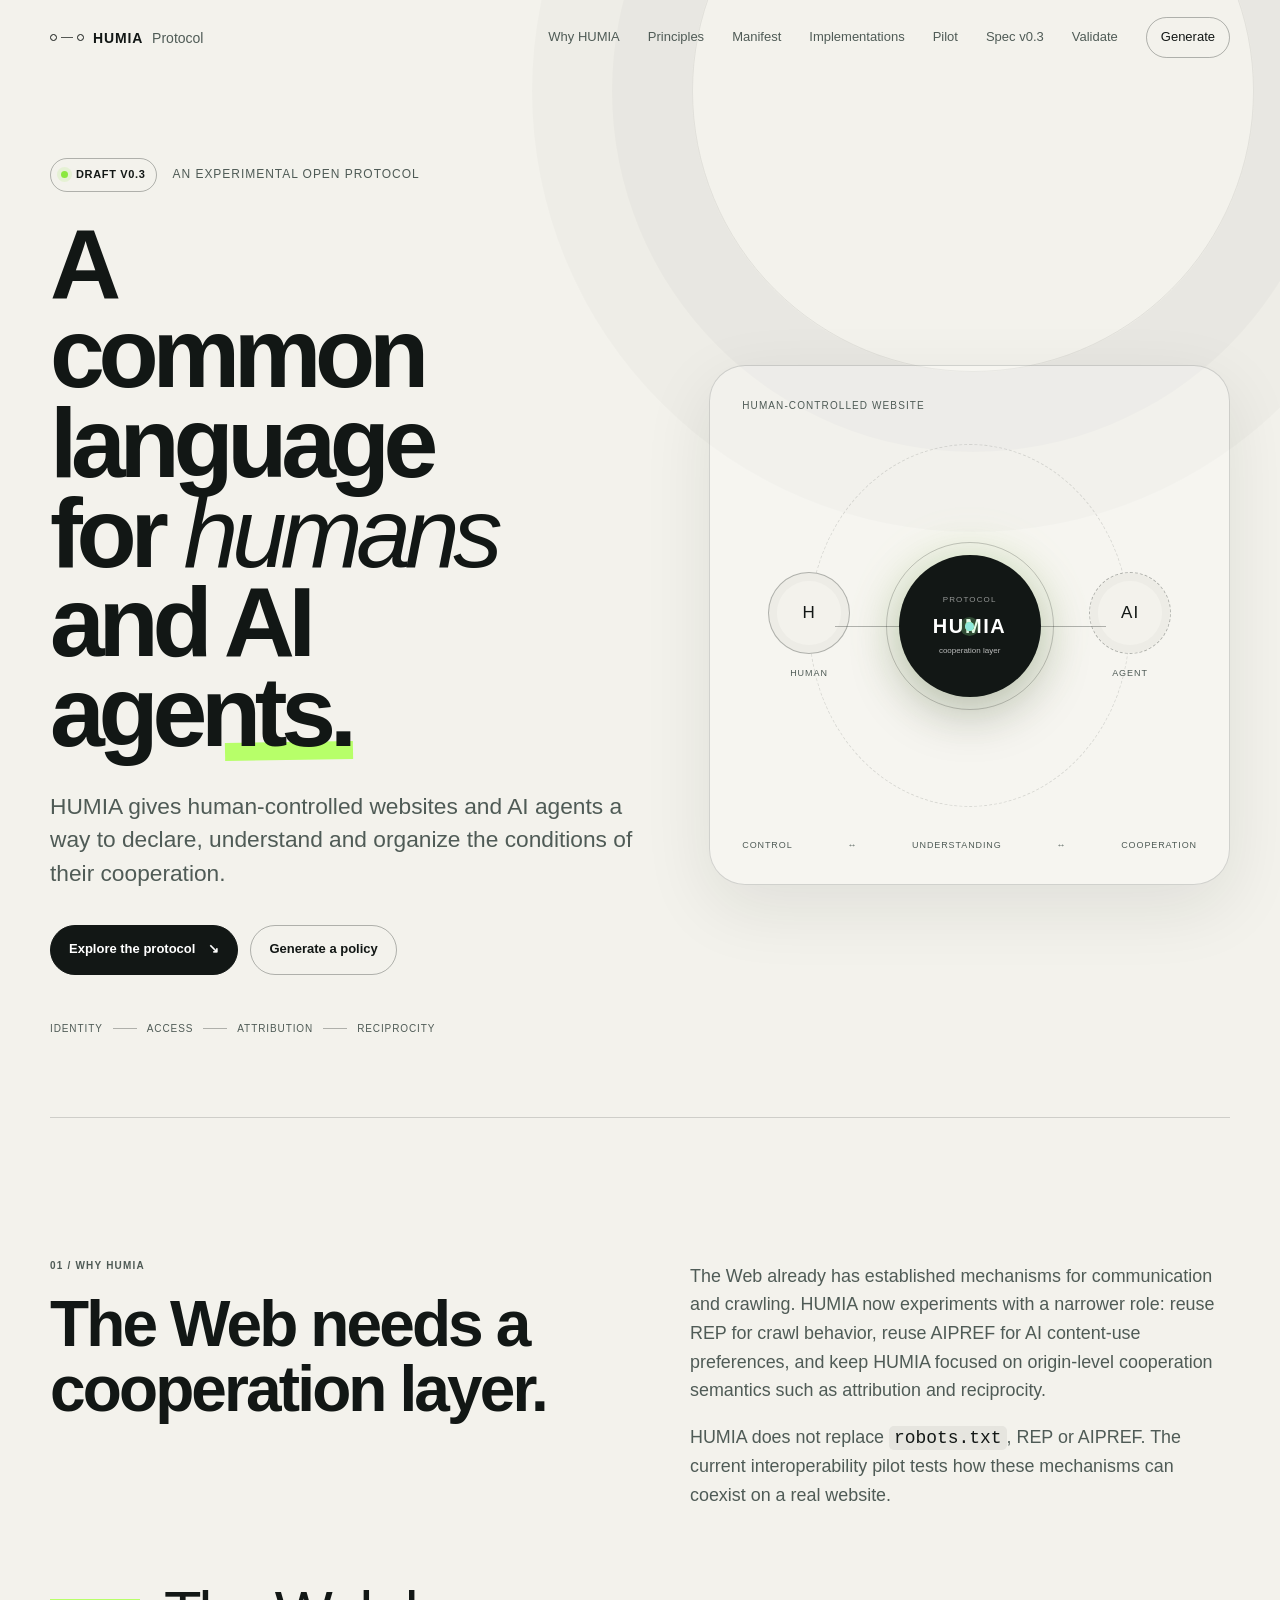
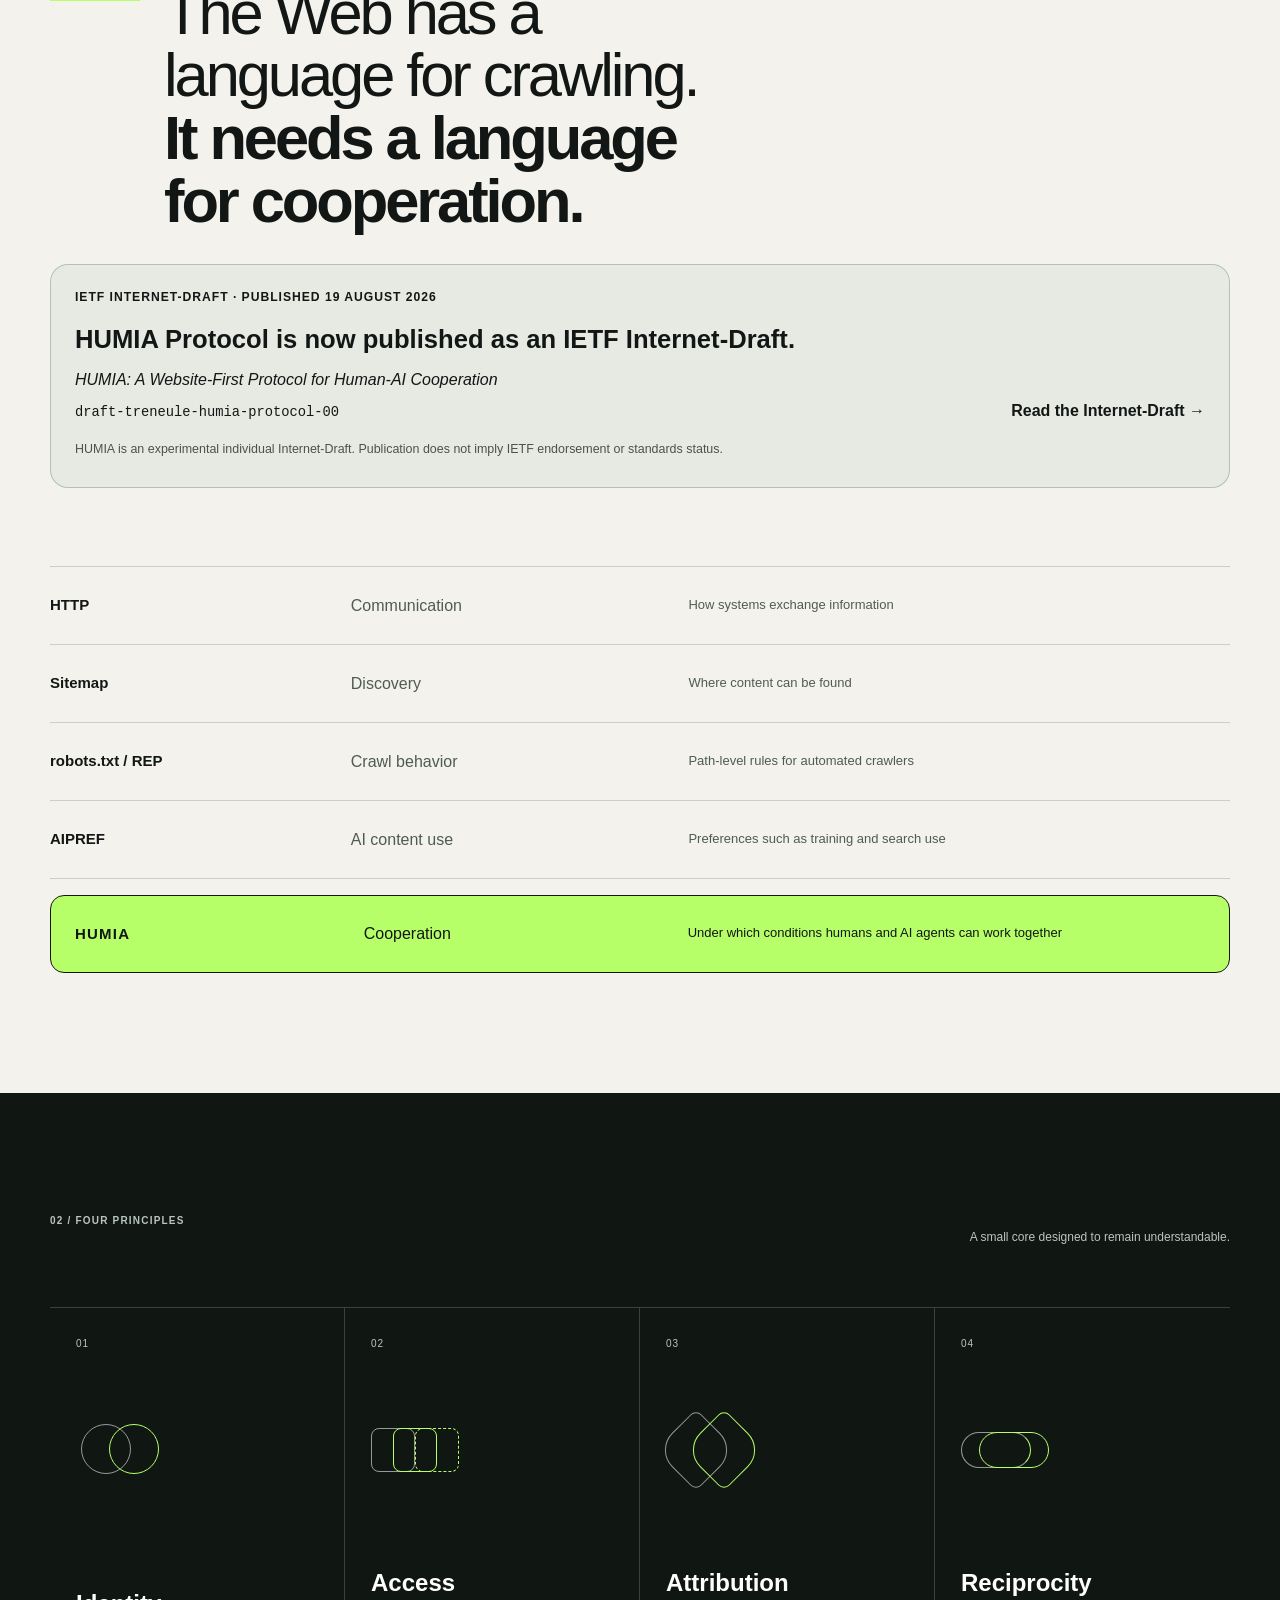
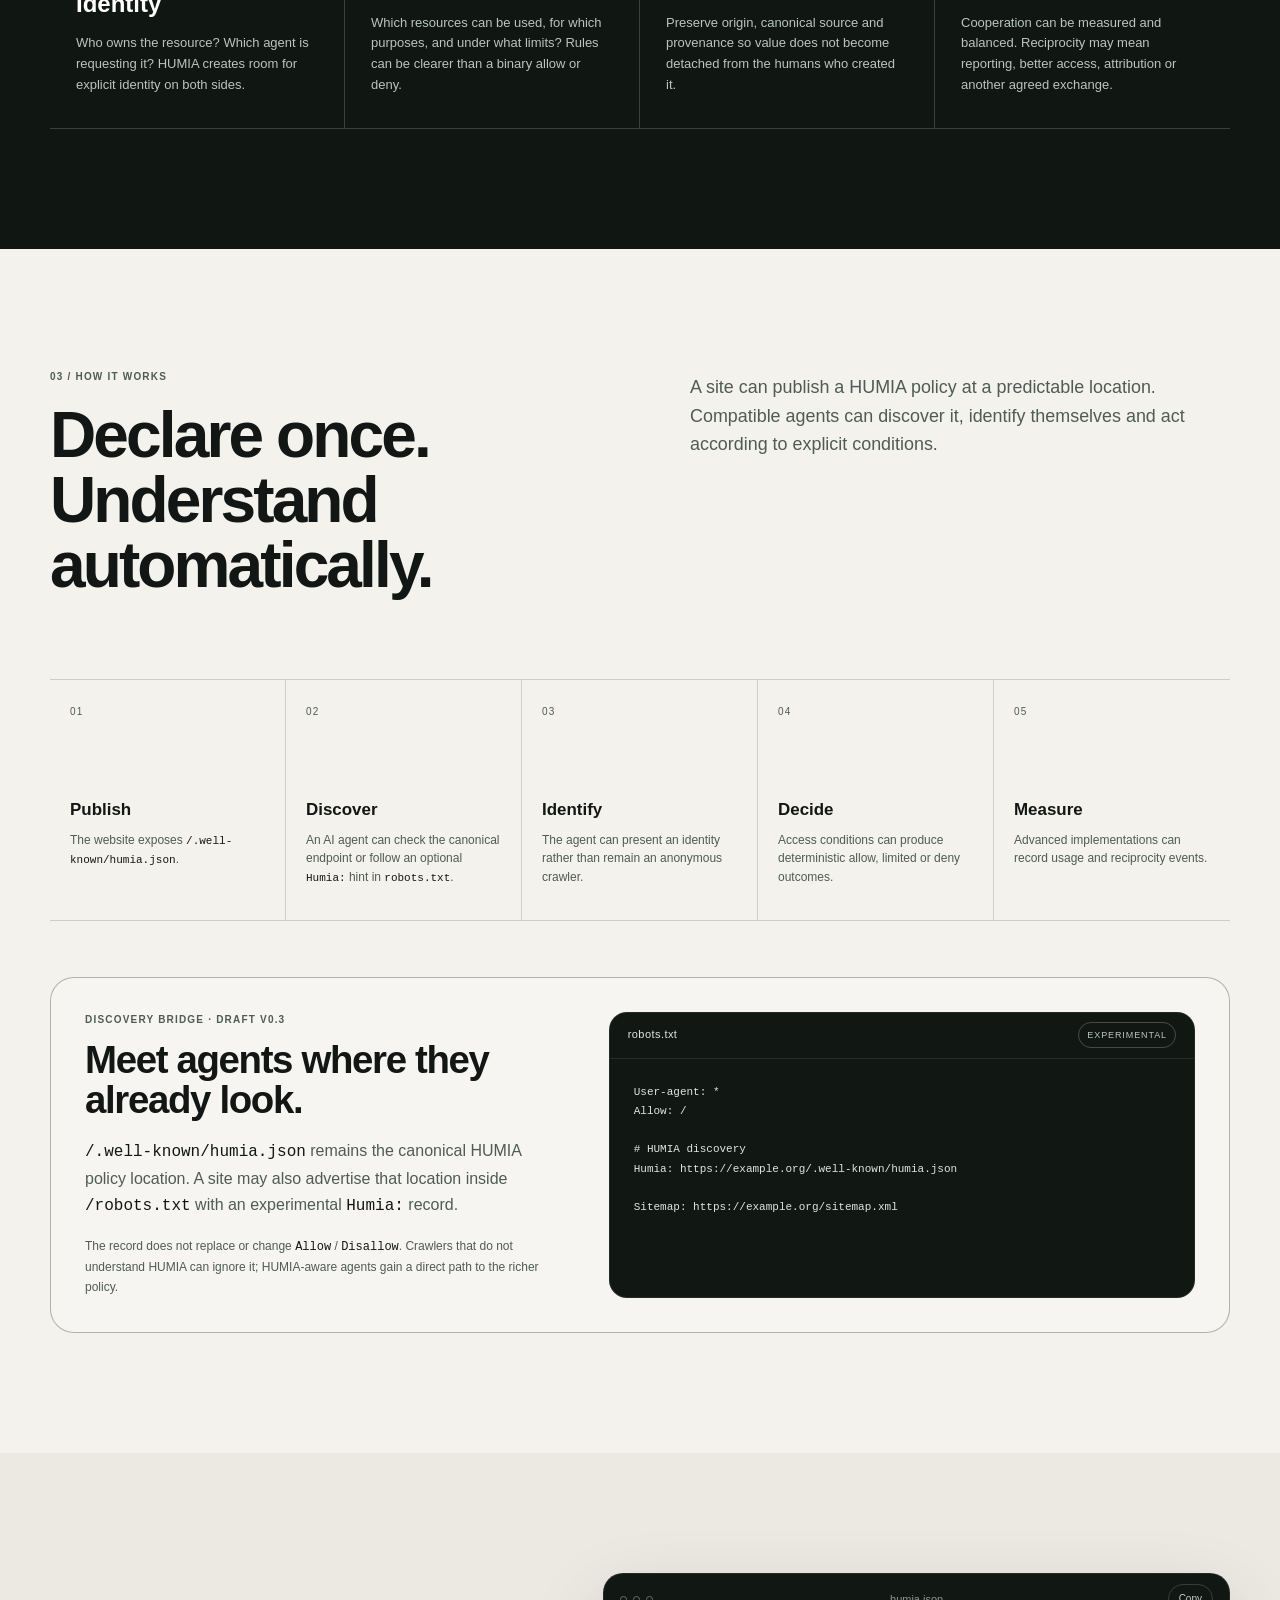
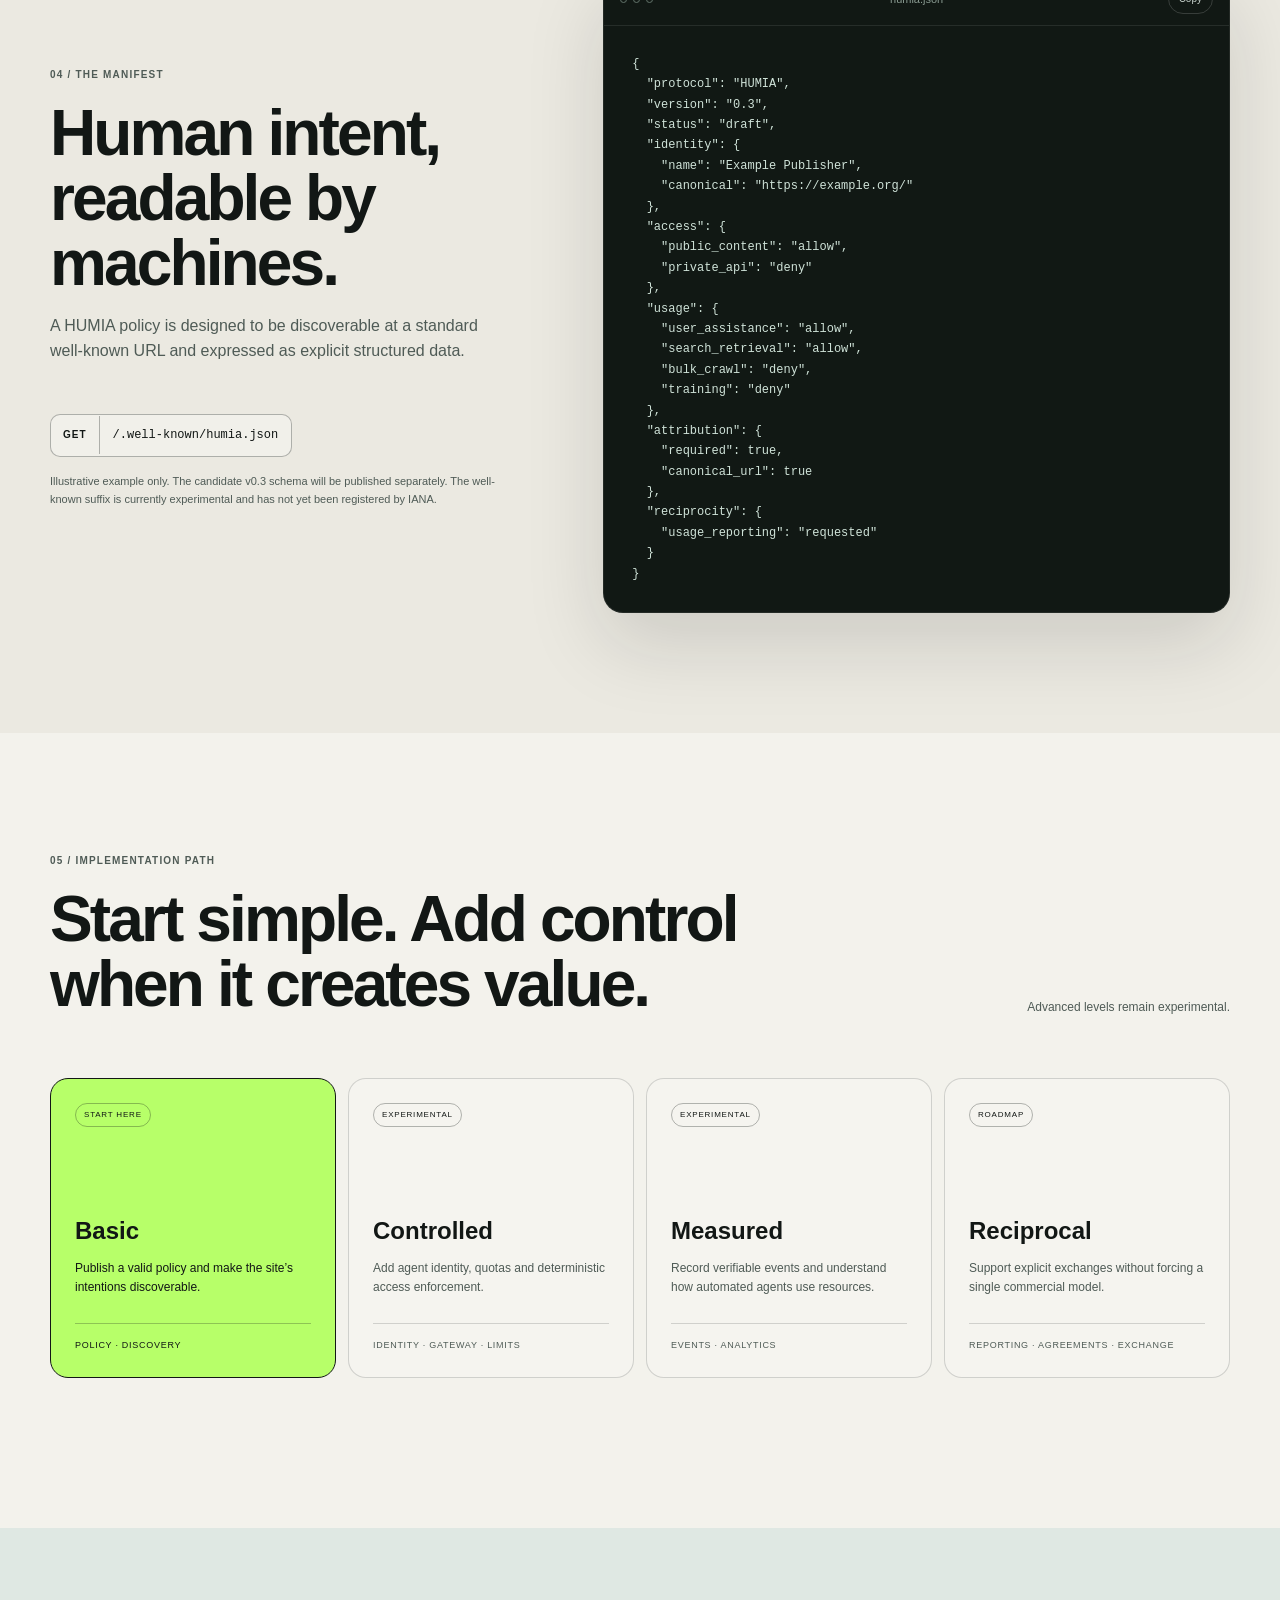
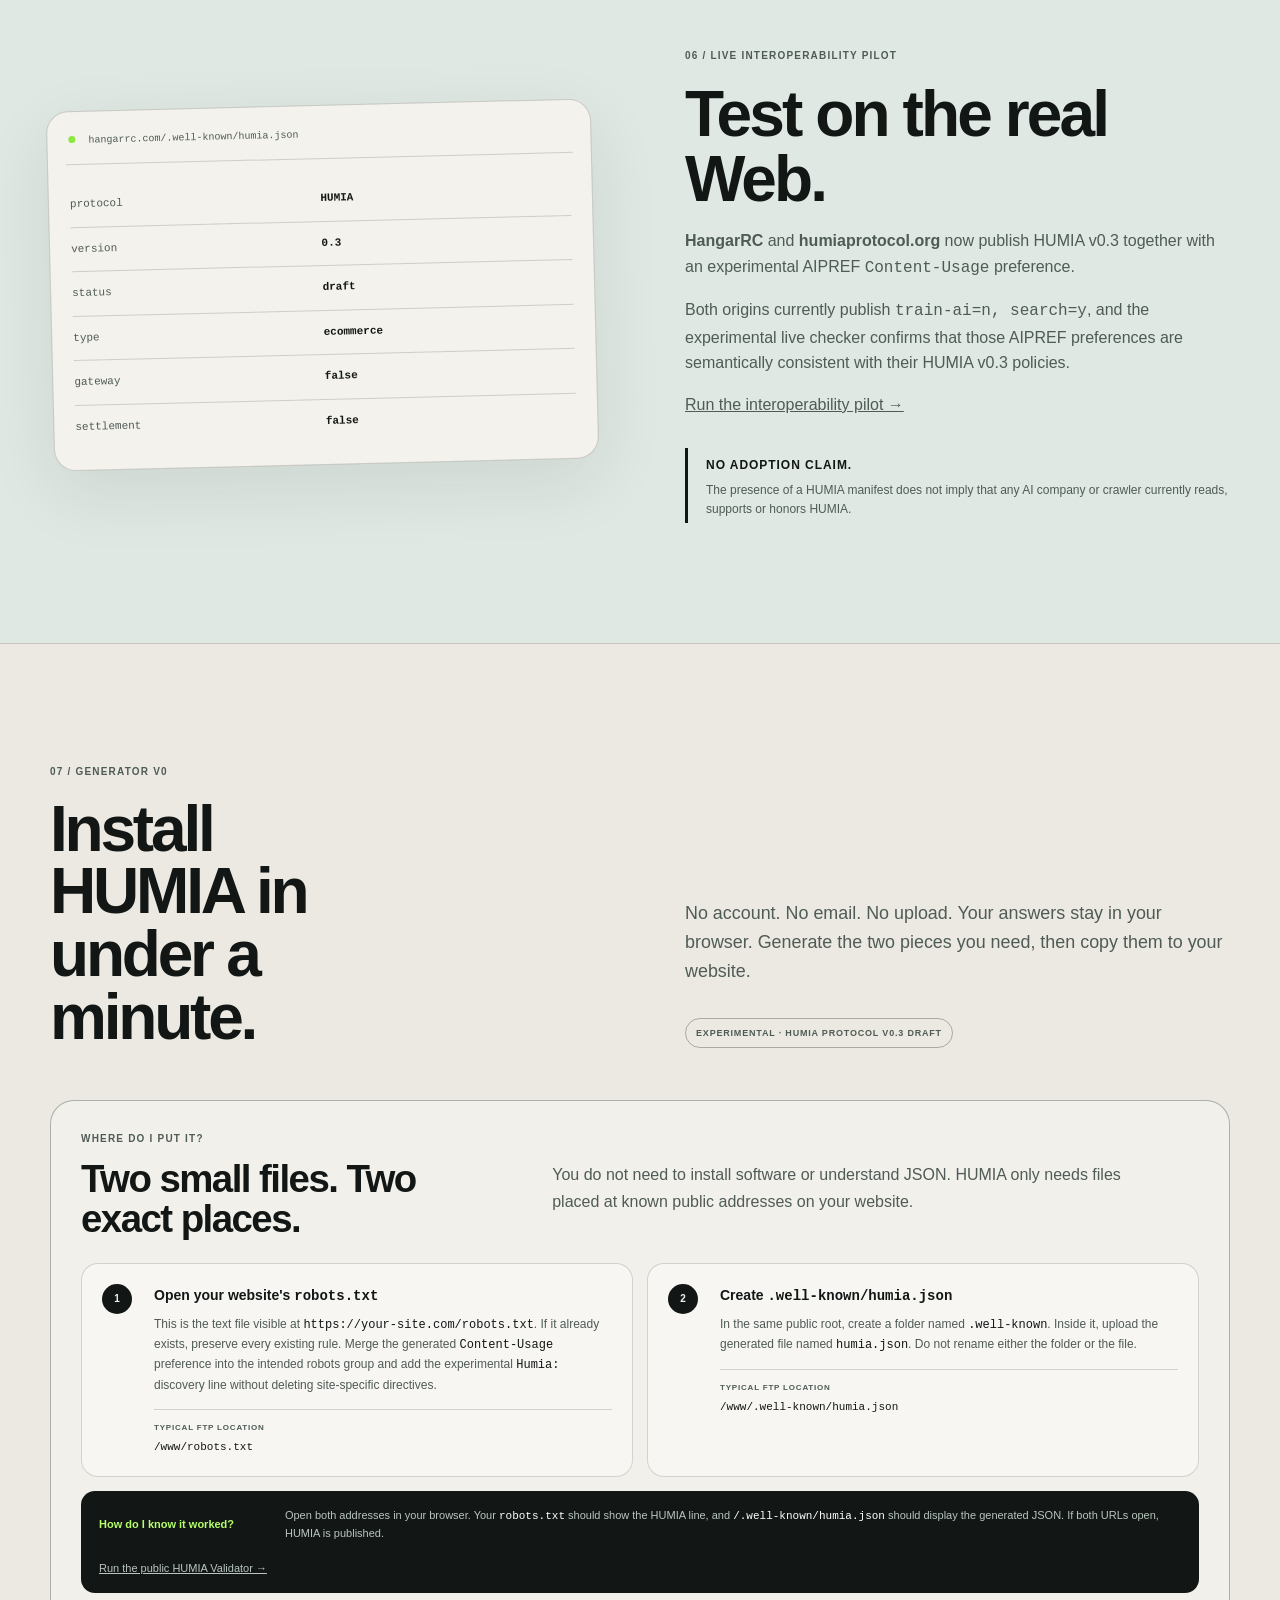
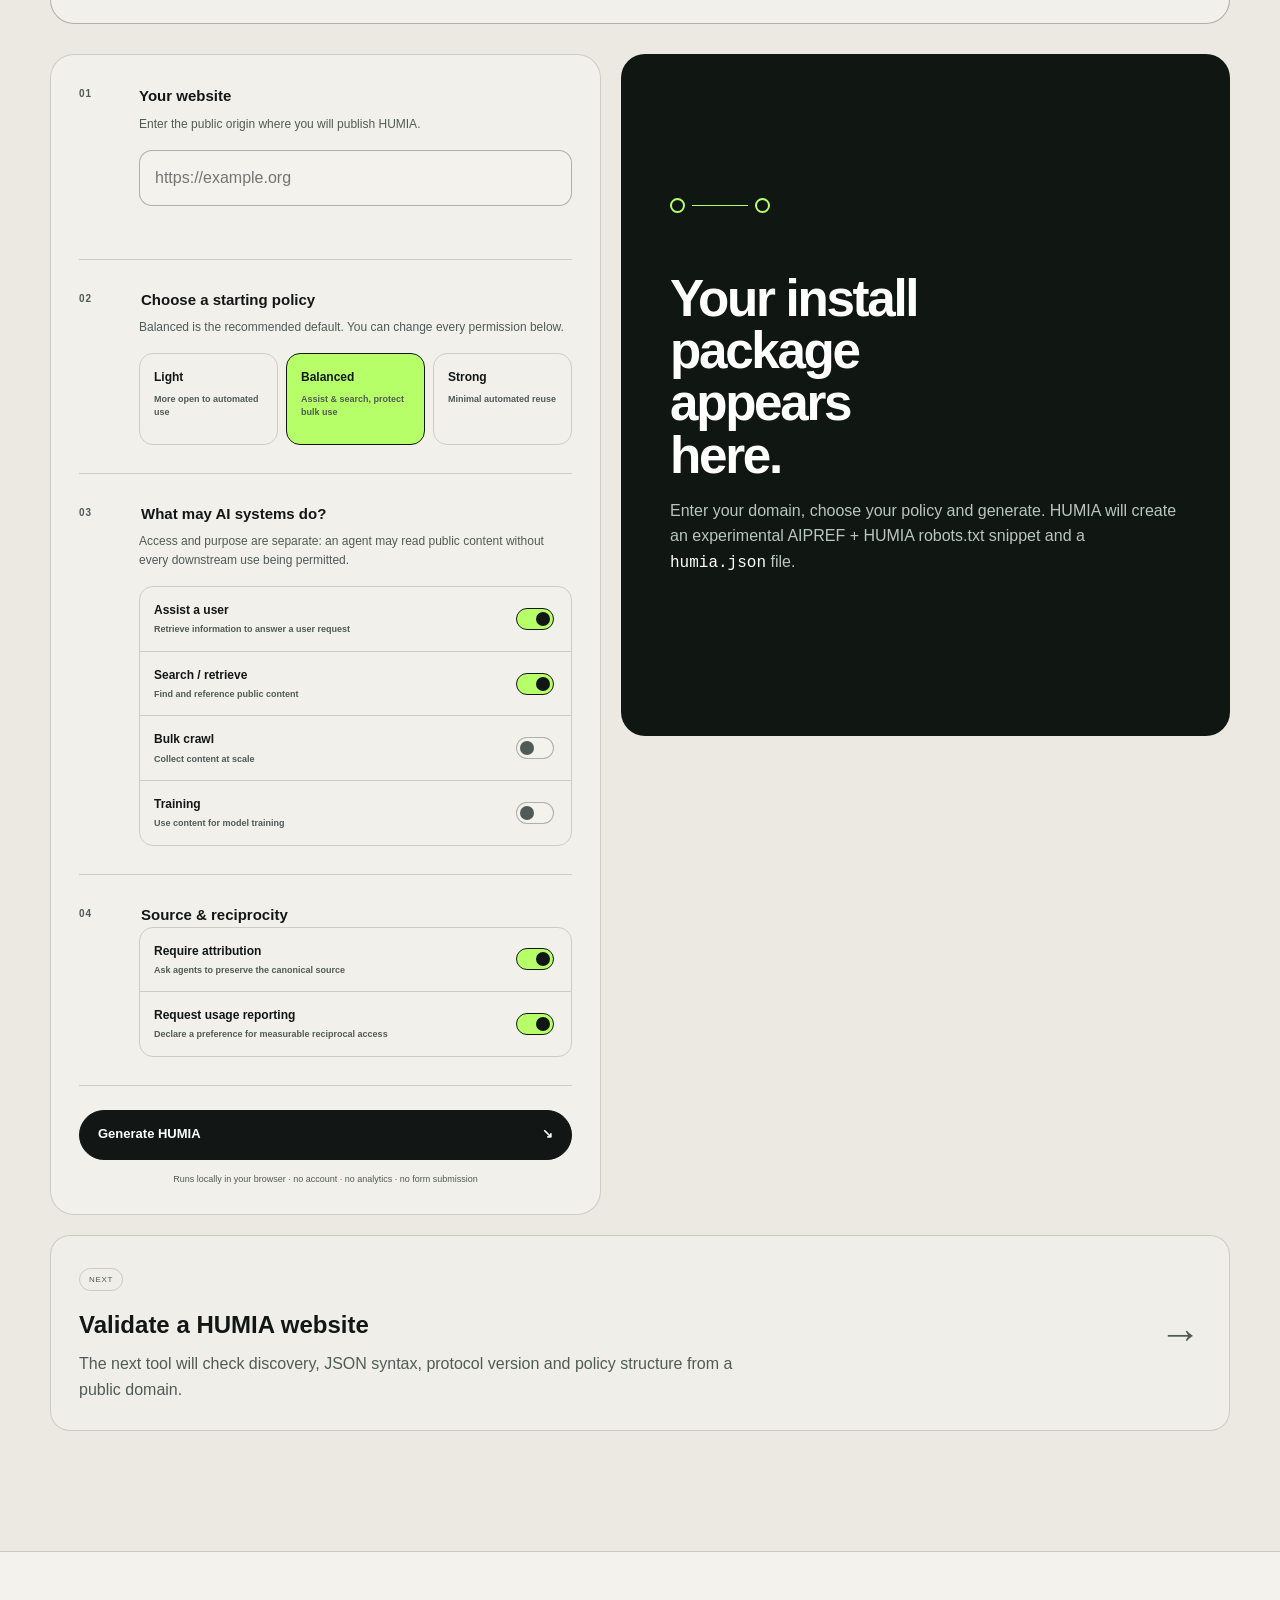
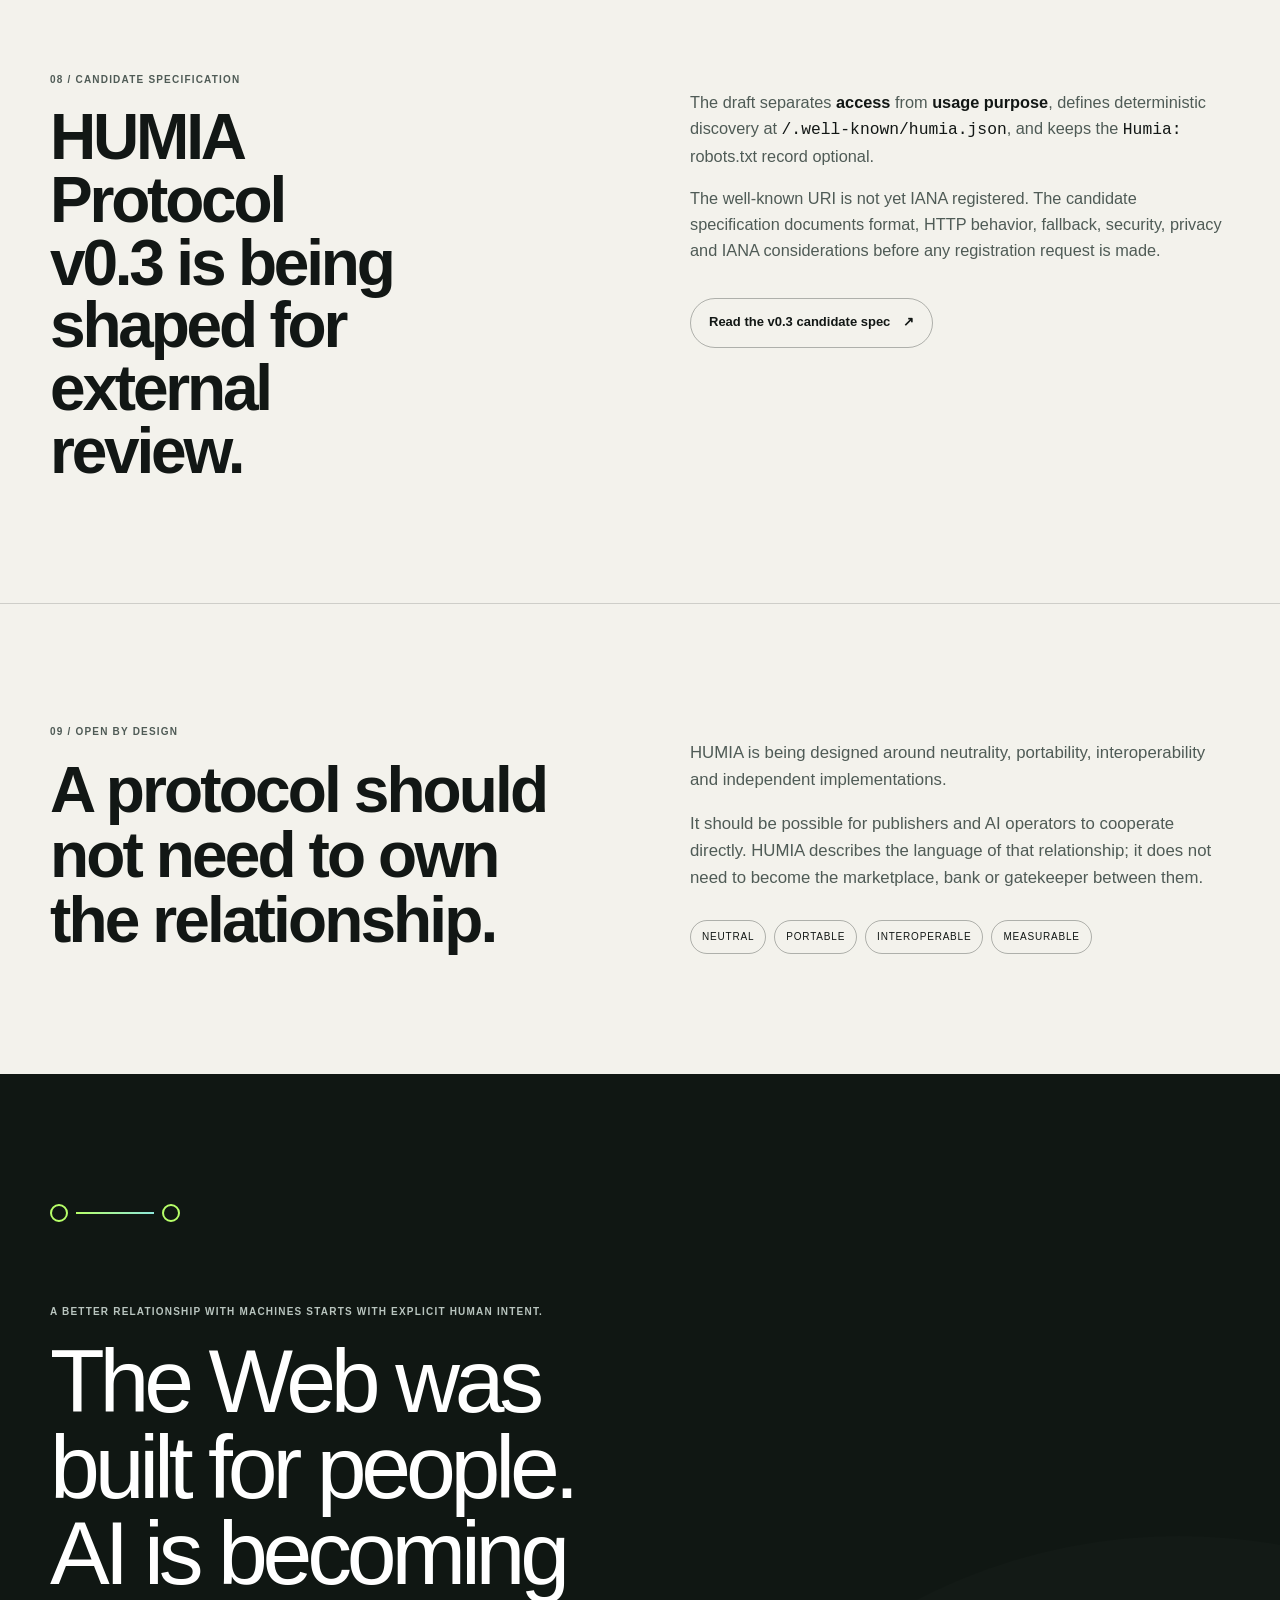
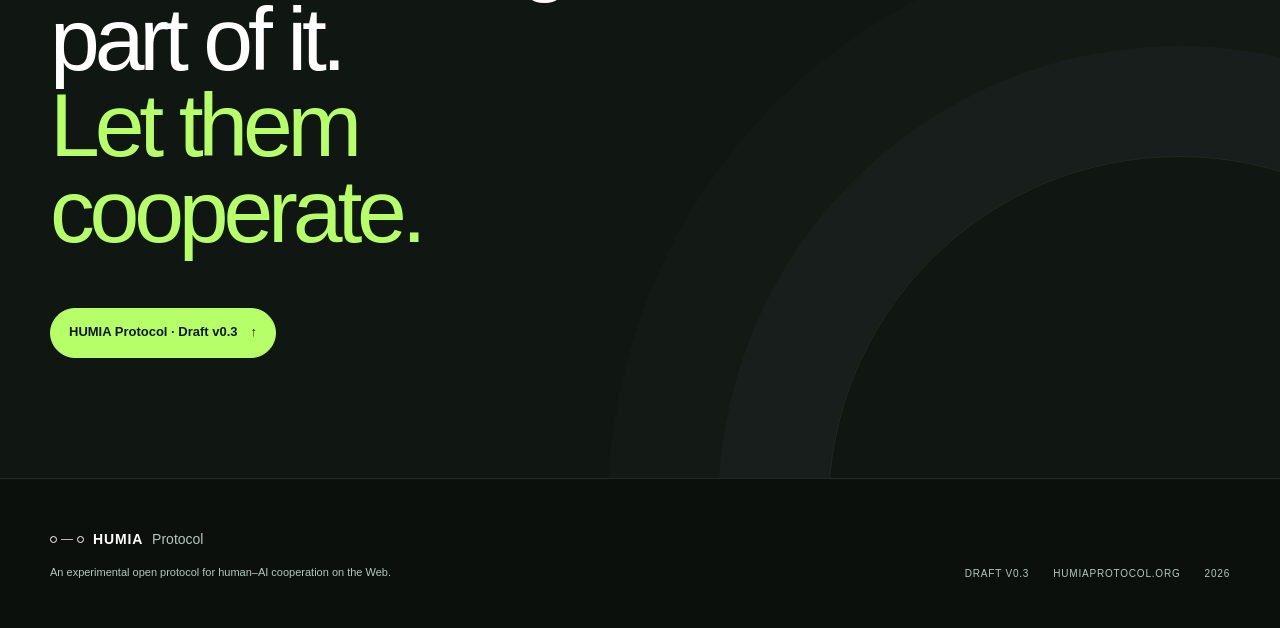
<file: site/index.html>
<!doctype html>
<html lang="en">
<head>
  <meta charset="utf-8">
  <meta name="viewport" content="width=device-width, initial-scale=1">
  <title>HUMIA Protocol — Human–AI Cooperation for the Web</title>
  <meta name="description" content="HUMIA is an experimental open protocol giving human-controlled websites and AI agents a common language for identity, access, attribution and reciprocity.">
  <link rel="canonical" href="https://humiaprotocol.org/">
  <meta name="theme-color" content="#f3f2ec">

  <meta property="og:type" content="website">
  <meta property="og:title" content="HUMIA Protocol — Human–AI Cooperation for the Web">
  <meta property="og:description" content="A common language for human-controlled websites and AI agents to declare, understand and organize the conditions of their cooperation.">
  <meta property="og:url" content="https://humiaprotocol.org/">
  <meta property="og:site_name" content="HUMIA Protocol">

  <link rel="icon" href="assets/favicon.svg" type="image/svg+xml">
  <link rel="stylesheet" href="css/humia.css">
  <script src="js/humia.js" defer></script>
</head>
<body>
  <a class="skip-link" href="#main">Skip to content</a>

  <header class="site-header" data-header>
    <div class="shell nav-wrap">
      <a class="brand" href="#top" aria-label="HUMIA Protocol home">
        <span class="brand-mark" aria-hidden="true">
          <span></span><i></i><span></span>
        </span>
        <span class="brand-word">HUMIA</span>
        <span class="brand-suffix">Protocol</span>
      </a>

      <button class="nav-toggle" type="button" aria-expanded="false" aria-controls="main-nav" data-nav-toggle>
        <span class="sr-only">Toggle navigation</span>
        <span></span><span></span>
      </button>

      <nav id="main-nav" class="main-nav" aria-label="Primary" data-nav>
        <a href="#why">Why HUMIA</a>
        <a href="#pillars">Principles</a>
        <a href="#manifest">Manifest</a>
        <a href="implementations/">Implementations</a>
        <a href="pilot/">Pilot</a>
        <a href="#spec">Spec v0.3</a>
        <a href="validator/">Validate</a>
        <a class="nav-cta" href="#generator">Generate</a>
      </nav>
    </div>
  </header>

  <main id="main">
    <section class="hero" id="top">
      <div class="shell hero-grid">
        <div class="hero-copy reveal">
          <div class="eyebrow-row">
            <span class="status-pill"><span class="status-dot"></span> Draft v0.3</span>
            <span class="eyebrow">An experimental open protocol</span>
          </div>
          <h1>A common language for <span>humans</span> and <span>AI agents.</span></h1>
          <p class="hero-lede">HUMIA gives human-controlled websites and AI agents a way to declare, understand and organize the conditions of their cooperation.</p>

          <div class="hero-actions">
            <a class="button button-primary" href="#why">Explore the protocol <span aria-hidden="true">↘</span></a>
            <a class="button button-quiet" href="#generator">Generate a policy</a>
          </div>

          <div class="hero-principles" aria-label="HUMIA principles">
            <span>Identity</span><i></i><span>Access</span><i></i><span>Attribution</span><i></i><span>Reciprocity</span>
          </div>
        </div>

        <div class="symbiosis-card reveal" aria-label="Human website and AI agent connected through HUMIA">
          <div class="orbit-label orbit-label-top">Human-controlled website</div>
          <div class="symbiosis-stage">
            <div class="node node-human" aria-hidden="true">
              <div class="node-core">H</div>
              <span>Human</span>
            </div>

            <div class="bridge" aria-hidden="true">
              <div class="bridge-line"></div>
              <span class="packet packet-a"></span>
              <span class="packet packet-b"></span>
              <div class="protocol-core">
                <span class="core-kicker">Protocol</span>
                <strong>HUMIA</strong>
                <small>cooperation layer</small>
              </div>
            </div>

            <div class="node node-ai" aria-hidden="true">
              <div class="node-core">AI</div>
              <span>Agent</span>
            </div>
          </div>
          <div class="symbiosis-caption">
            <span>control</span>
            <span>↔</span>
            <span>understanding</span>
            <span>↔</span>
            <span>cooperation</span>
          </div>
        </div>
      </div>

      <div class="hero-rule" aria-hidden="true"></div>
    </section>

    <section class="section section-intro" id="why">
      <div class="shell split-heading reveal">
        <div>
          <p class="section-index">01 / Why HUMIA</p>
          <h2>The Web needs a cooperation layer.</h2>
        </div>
        <div class="section-copy">
          <p>The Web already has established mechanisms for communication and crawling. HUMIA now experiments with a narrower role: reuse REP for crawl behavior, reuse AIPREF for AI content-use preferences, and keep HUMIA focused on origin-level cooperation semantics such as attribution and reciprocity.</p>
          <p>HUMIA does not replace <code>robots.txt</code>, REP or AIPREF. The current interoperability pilot tests how these mechanisms can coexist on a real website.</p>
        </div>
      </div>

      <div class="shell manifesto-line reveal" aria-label="HUMIA manifesto">
        <span class="manifesto-rule" aria-hidden="true"></span>
        <blockquote>The Web has a language for crawling.<br><strong>It needs a language for cooperation.</strong></blockquote>
      </div>

      <div class="shell ietf-banner reveal" aria-label="HUMIA IETF Internet-Draft">
        <div class="ietf-banner-label">IETF Internet-Draft · Published 19 August 2026</div>
        <div class="ietf-banner-content">
          <div>
            <h3>HUMIA Protocol is now published as an IETF Internet-Draft.</h3>
            <p><em>HUMIA: A Website-First Protocol for Human-AI Cooperation</em></p>
            <code>draft-treneule-humia-protocol-00</code>
          </div>
          <a
            class="ietf-banner-link"
            href="https://datatracker.ietf.org/doc/draft-treneule-humia-protocol/"
            target="_blank"
            rel="noopener noreferrer"
          >Read the Internet-Draft →</a>
        </div>
        <p class="ietf-banner-note">HUMIA is an experimental individual Internet-Draft. Publication does not imply IETF endorsement or standards status.</p>
      </div>

      <div class="shell protocol-stack reveal" aria-label="Existing web layers and HUMIA">
        <div class="stack-row">
          <span class="stack-name">HTTP</span>
          <span class="stack-role">Communication</span>
          <span class="stack-note">How systems exchange information</span>
        </div>
        <div class="stack-row">
          <span class="stack-name">Sitemap</span>
          <span class="stack-role">Discovery</span>
          <span class="stack-note">Where content can be found</span>
        </div>
        <div class="stack-row">
          <span class="stack-name">robots.txt / REP</span>
          <span class="stack-role">Crawl behavior</span>
          <span class="stack-note">Path-level rules for automated crawlers</span>
        </div>
        <div class="stack-row">
          <span class="stack-name">AIPREF</span>
          <span class="stack-role">AI content use</span>
          <span class="stack-note">Preferences such as training and search use</span>
        </div>
        <div class="stack-row stack-row-humia">
          <span class="stack-name">HUMIA</span>
          <span class="stack-role">Cooperation</span>
          <span class="stack-note">Under which conditions humans and AI agents can work together</span>
        </div>
      </div>
    </section>

    <section class="section section-dark" id="pillars">
      <div class="shell">
        <div class="section-topline reveal">
          <p class="section-index">02 / Four principles</p>
          <p class="microcopy">A small core designed to remain understandable.</p>
        </div>
        <div class="pillars-grid">
          <article class="pillar reveal">
            <span class="pillar-number">01</span>
            <div class="pillar-icon" aria-hidden="true"><span></span><span></span></div>
            <h3>Identity</h3>
            <p>Who owns the resource? Which agent is requesting it? HUMIA creates room for explicit identity on both sides.</p>
          </article>
          <article class="pillar reveal">
            <span class="pillar-number">02</span>
            <div class="pillar-icon access" aria-hidden="true"><span></span><span></span><span></span></div>
            <h3>Access</h3>
            <p>Which resources can be used, for which purposes, and under what limits? Rules can be clearer than a binary allow or deny.</p>
          </article>
          <article class="pillar reveal">
            <span class="pillar-number">03</span>
            <div class="pillar-icon attribution" aria-hidden="true"><span></span><span></span></div>
            <h3>Attribution</h3>
            <p>Preserve origin, canonical source and provenance so value does not become detached from the humans who created it.</p>
          </article>
          <article class="pillar reveal">
            <span class="pillar-number">04</span>
            <div class="pillar-icon reciprocity" aria-hidden="true"><span></span><span></span></div>
            <h3>Reciprocity</h3>
            <p>Cooperation can be measured and balanced. Reciprocity may mean reporting, better access, attribution or another agreed exchange.</p>
          </article>
        </div>
      </div>
    </section>

    <section class="section" id="how">
      <div class="shell">
        <div class="split-heading reveal">
          <div>
            <p class="section-index">03 / How it works</p>
            <h2>Declare once. Understand automatically.</h2>
          </div>
          <div class="section-copy">
            <p>A site can publish a HUMIA policy at a predictable location. Compatible agents can discover it, identify themselves and act according to explicit conditions.</p>
          </div>
        </div>

        <ol class="flow reveal">
          <li><span class="flow-index">01</span><strong>Publish</strong><p>The website exposes <code>/.well-known/humia.json</code>.</p></li>
          <li><span class="flow-index">02</span><strong>Discover</strong><p>An AI agent can check the canonical endpoint or follow an optional <code>Humia:</code> hint in <code>robots.txt</code>.</p></li>
          <li><span class="flow-index">03</span><strong>Identify</strong><p>The agent can present an identity rather than remain an anonymous crawler.</p></li>
          <li><span class="flow-index">04</span><strong>Decide</strong><p>Access conditions can produce deterministic allow, limited or deny outcomes.</p></li>
          <li><span class="flow-index">05</span><strong>Measure</strong><p>Advanced implementations can record usage and reciprocity events.</p></li>
        </ol>

        <div class="discovery-bridge reveal" aria-labelledby="discovery-title">
          <div class="discovery-copy">
            <p class="discovery-kicker">Discovery bridge · Draft v0.3</p>
            <h3 id="discovery-title">Meet agents where they already look.</h3>
            <p><code>/.well-known/humia.json</code> remains the canonical HUMIA policy location. A site may also advertise that location inside <code>/robots.txt</code> with an experimental <code>Humia:</code> record.</p>
            <p class="discovery-note">The record does not replace or change <code>Allow</code> / <code>Disallow</code>. Crawlers that do not understand HUMIA can ignore it; HUMIA-aware agents gain a direct path to the richer policy.</p>
          </div>
          <div class="robots-window" aria-label="Illustrative robots.txt with HUMIA discovery">
            <div class="robots-toolbar"><span>robots.txt</span><span class="experimental-badge">experimental</span></div>
            <pre><code>User-agent: *
Allow: /

# HUMIA discovery
Humia: https://example.org/.well-known/humia.json

Sitemap: https://example.org/sitemap.xml</code></pre>
          </div>
        </div>
      </div>
    </section>

    <section class="section manifest-section" id="manifest">
      <div class="shell manifest-grid">
        <div class="manifest-copy reveal">
          <p class="section-index">04 / The manifest</p>
          <h2>Human intent, readable by machines.</h2>
          <p>A HUMIA policy is designed to be discoverable at a standard well-known URL and expressed as explicit structured data.</p>
          <div class="manifest-path"><span>GET</span><code>/.well-known/humia.json</code></div>
          <p class="fine-print">Illustrative example only. The candidate v0.3 schema will be published separately. The well-known suffix is currently experimental and has not yet been registered by IANA.</p>
        </div>

        <div class="code-window reveal">
          <div class="code-toolbar">
            <div class="code-dots" aria-hidden="true"><i></i><i></i><i></i></div>
            <span>humia.json</span>
            <button class="copy-button" type="button" data-copy-code aria-label="Copy example HUMIA manifest">Copy</button>
          </div>
          <pre><code data-manifest-code>{
  "protocol": "HUMIA",
  "version": "0.3",
  "status": "draft",
  "identity": {
    "name": "Example Publisher",
    "canonical": "https://example.org/"
  },
  "access": {
    "public_content": "allow",
    "private_api": "deny"
  },
  "usage": {
    "user_assistance": "allow",
    "search_retrieval": "allow",
    "bulk_crawl": "deny",
    "training": "deny"
  },
  "attribution": {
    "required": true,
    "canonical_url": true
  },
  "reciprocity": {
    "usage_reporting": "requested"
  }
}</code></pre>
        </div>
      </div>
    </section>

    <section class="section maturity-section" id="levels">
      <div class="shell">
        <div class="section-topline reveal">
          <div>
            <p class="section-index">05 / Implementation path</p>
            <h2>Start simple. Add control when it creates value.</h2>
          </div>
          <p class="microcopy">Advanced levels remain experimental.</p>
        </div>

        <div class="maturity-grid">
          <article class="maturity-card is-current reveal">
            <span class="maturity-tag">Start here</span>
            <h3>Basic</h3>
            <p>Publish a valid policy and make the site’s intentions discoverable.</p>
            <span class="maturity-feature">Policy · Discovery</span>
          </article>
          <article class="maturity-card reveal">
            <span class="maturity-tag">Experimental</span>
            <h3>Controlled</h3>
            <p>Add agent identity, quotas and deterministic access enforcement.</p>
            <span class="maturity-feature">Identity · Gateway · Limits</span>
          </article>
          <article class="maturity-card reveal">
            <span class="maturity-tag">Experimental</span>
            <h3>Measured</h3>
            <p>Record verifiable events and understand how automated agents use resources.</p>
            <span class="maturity-feature">Events · Analytics</span>
          </article>
          <article class="maturity-card reveal">
            <span class="maturity-tag">Roadmap</span>
            <h3>Reciprocal</h3>
            <p>Support explicit exchanges without forcing a single commercial model.</p>
            <span class="maturity-feature">Reporting · Agreements · Exchange</span>
          </article>
        </div>
      </div>
    </section>

    <section class="section pilot-section" id="pilot">
      <div class="shell pilot-grid">
        <div class="pilot-visual reveal" aria-hidden="true">
          <div class="pilot-window">
            <div class="pilot-url"><span></span> hangarrc.com/.well-known/humia.json</div>
            <div class="pilot-data">
              <span><i>protocol</i><b>HUMIA</b></span>
              <span><i>version</i><b>0.3</b></span>
              <span><i>status</i><b>draft</b></span>
              <span><i>type</i><b>ecommerce</b></span>
              <span><i>gateway</i><b>false</b></span>
              <span><i>settlement</i><b>false</b></span>
            </div>
          </div>
        </div>
        <div class="pilot-copy reveal">
          <p class="section-index">06 / Live interoperability pilot</p>
          <h2>Test on the real Web.</h2>
          <p><strong>HangarRC</strong> and <strong>humiaprotocol.org</strong> now publish HUMIA v0.3 together with an experimental AIPREF <code>Content-Usage</code> preference.</p>
          <p>Both origins currently publish <code>train-ai=n, search=y</code>, and the experimental live checker confirms that those AIPREF preferences are semantically consistent with their HUMIA v0.3 policies.</p>
          <p><a href="pilot/">Run the interoperability pilot →</a></p>
          <div class="truth-box">
            <strong>No adoption claim.</strong>
            <p>The presence of a HUMIA manifest does not imply that any AI company or crawler currently reads, supports or honors HUMIA.</p>
          </div>
        </div>
      </div>
    </section>

    <section class="section generator-section" id="generator">
      <div class="shell">
        <div class="generator-heading reveal">
          <div>
            <p class="section-index">07 / Generator V0</p>
            <h2>Install HUMIA in under a minute.</h2>
          </div>
          <div class="section-copy">
            <p>No account. No email. No upload. Your answers stay in your browser. Generate the two pieces you need, then copy them to your website.</p>
            <span class="generator-status">Experimental · HUMIA Protocol v0.3 Draft</span>
          </div>
        </div>

        <div class="install-guide reveal" aria-labelledby="install-guide-title">
          <div class="install-guide-heading">
            <p class="section-index">Where do I put it?</p>
            <h3 id="install-guide-title">Two small files. Two exact places.</h3>
            <p>You do not need to install software or understand JSON. HUMIA only needs files placed at known public addresses on your website.</p>
          </div>

          <div class="install-guide-grid">
            <article class="install-guide-card">
              <span class="install-guide-step">1</span>
              <div>
                <strong>Open your website's <code>robots.txt</code></strong>
                <p>This is the text file visible at <code>https://your-site.com/robots.txt</code>. If it already exists, preserve every existing rule. Merge the generated <code>Content-Usage</code> preference into the intended robots group and add the experimental <code>Humia:</code> discovery line without deleting site-specific directives.</p>
                <p class="install-guide-example"><span>Typical FTP location</span><code>/www/robots.txt</code></p>
              </div>
            </article>

            <article class="install-guide-card">
              <span class="install-guide-step">2</span>
              <div>
                <strong>Create <code>.well-known/humia.json</code></strong>
                <p>In the same public root, create a folder named <code>.well-known</code>. Inside it, upload the generated file named <code>humia.json</code>. Do not rename either the folder or the file.</p>
                <p class="install-guide-example"><span>Typical FTP location</span><code>/www/.well-known/humia.json</code></p>
              </div>
            </article>
          </div>

          <div class="install-guide-check">
            <strong>How do I know it worked?</strong>
            <p>Open both addresses in your browser. Your <code>robots.txt</code> should show the HUMIA line, and <code>/.well-known/humia.json</code> should display the generated JSON. If both URLs open, HUMIA is published.</p>
            <p><a href="validator/">Run the public HUMIA Validator →</a></p>
          </div>
        </div>

        <div class="generator-layout reveal">
          <form class="generator-form" data-generator-form novalidate>
            <div class="generator-step">
              <span class="generator-step-index">01</span>
              <div class="generator-step-body">
                <label for="humia-domain">Your website</label>
                <p>Enter the public origin where you will publish HUMIA.</p>
                <div class="domain-field">
                  <input id="humia-domain" name="domain" type="url" inputmode="url" placeholder="https://example.org" autocomplete="url" required data-domain>
                </div>
                <p class="field-error" data-domain-error role="alert"></p>
              </div>
            </div>

            <div class="generator-step">
              <span class="generator-step-index">02</span>
              <div class="generator-step-body">
                <fieldset>
                  <legend>Choose a starting policy</legend>
                  <p>Balanced is the recommended default. You can change every permission below.</p>
                  <div class="preset-grid" data-presets>
                    <label class="preset-card">
                      <input type="radio" name="preset" value="light">
                      <span><strong>Light</strong><small>More open to automated use</small></span>
                    </label>
                    <label class="preset-card is-selected">
                      <input type="radio" name="preset" value="balanced" checked>
                      <span><strong>Balanced</strong><small>Assist & search, protect bulk use</small></span>
                    </label>
                    <label class="preset-card">
                      <input type="radio" name="preset" value="strong">
                      <span><strong>Strong</strong><small>Minimal automated reuse</small></span>
                    </label>
                  </div>
                </fieldset>
              </div>
            </div>

            <div class="generator-step">
              <span class="generator-step-index">03</span>
              <div class="generator-step-body">
                <fieldset>
                  <legend>What may AI systems do?</legend>
                  <p>Access and purpose are separate: an agent may read public content without every downstream use being permitted.</p>
                  <div class="permission-list">
                    <label class="permission-row">
                      <span><strong>Assist a user</strong><small>Retrieve information to answer a user request</small></span>
                      <input type="checkbox" name="user_assistance" checked data-permission>
                    </label>
                    <label class="permission-row">
                      <span><strong>Search / retrieve</strong><small>Find and reference public content</small></span>
                      <input type="checkbox" name="search_retrieval" checked data-permission>
                    </label>
                    <label class="permission-row">
                      <span><strong>Bulk crawl</strong><small>Collect content at scale</small></span>
                      <input type="checkbox" name="bulk_crawl" data-permission>
                    </label>
                    <label class="permission-row">
                      <span><strong>Training</strong><small>Use content for model training</small></span>
                      <input type="checkbox" name="training" data-permission>
                    </label>
                  </div>
                </fieldset>
              </div>
            </div>

            <div class="generator-step">
              <span class="generator-step-index">04</span>
              <div class="generator-step-body">
                <fieldset>
                  <legend>Source & reciprocity</legend>
                  <div class="permission-list compact">
                    <label class="permission-row">
                      <span><strong>Require attribution</strong><small>Ask agents to preserve the canonical source</small></span>
                      <input type="checkbox" name="attribution" checked>
                    </label>
                    <label class="permission-row">
                      <span><strong>Request usage reporting</strong><small>Declare a preference for measurable reciprocal access</small></span>
                      <input type="checkbox" name="reporting" checked>
                    </label>
                  </div>
                </fieldset>
              </div>
            </div>

            <button class="button button-primary generator-submit" type="submit">Generate HUMIA <span aria-hidden="true">↘</span></button>
            <p class="generator-privacy">Runs locally in your browser · no account · no analytics · no form submission</p>
          </form>

          <div class="generator-output" data-generator-output aria-live="polite">
            <div class="output-empty" data-output-empty>
              <span class="output-mark" aria-hidden="true"><span></span><i></i><span></span></span>
              <strong>Your install package appears here.</strong>
              <p>Enter your domain, choose your policy and generate. HUMIA will create an experimental AIPREF + HUMIA robots.txt snippet and a <code>humia.json</code> file.</p>
            </div>

            <div class="output-results" data-output-results hidden>
              <div class="output-card">
                <div class="output-toolbar">
                  <div>
                    <span class="output-kicker">Step 1</span>
                    <strong>robots.txt snippet</strong>
                  </div>
                  <button type="button" class="output-action" data-copy-robots>Copy</button>
                </div>
                <p class="output-help"><strong>Where?</strong> Review your existing <code>robots.txt</code>. Merge <code>Content-Usage</code> into the intended robots group (commonly <code>User-agent: *</code> for a site-wide pilot), preserve all existing rules, and add the <code>Humia:</code> discovery line.</p>
                <pre><code data-robots-output></code></pre>
              </div>

              <div class="output-card">
                <div class="output-toolbar">
                  <div>
                    <span class="output-kicker">Step 2</span>
                    <strong>humia.json</strong>
                  </div>
                  <div class="output-actions">
                    <button type="button" class="output-action" data-copy-json>Copy</button>
                    <button type="button" class="output-action" data-download-json>Download</button>
                  </div>
                </div>
                <p class="output-help"><strong>Where?</strong> Create a <code>.well-known</code> folder in your website's public root, then place this file inside it as <code data-policy-path>/.well-known/humia.json</code>.</p>
                <pre><code data-json-output></code></pre>
              </div>

              <div class="policy-meaning" aria-labelledby="policy-meaning-title">
                <div class="policy-meaning-heading">
                  <span class="output-kicker">Plain language</span>
                  <strong id="policy-meaning-title">What this policy means</strong>
                </div>
                <ul data-policy-summary>
                  <li>Generate a policy to see a human-readable explanation here.</li>
                </ul>
              </div>

              <div class="install-check">
                <span>Then verify</span>
                <div class="verify-links">
                  <div>
                    <small>robots.txt</small>
                    <code data-verify-robots-url>https://example.org/robots.txt</code>
                  </div>
                  <div>
                    <small>HUMIA policy</small>
                    <code data-verify-url>https://example.org/.well-known/humia.json</code>
                  </div>
                </div>
              </div>
            </div>
          </div>
        </div>

        <div class="validator-preview reveal">
          <div>
            <span class="tool-state">Next</span>
            <h3>Validate a HUMIA website</h3>
            <p>The next tool will check discovery, JSON syntax, protocol version and policy structure from a public domain.</p>
          </div>
          <span class="validator-arrow" aria-hidden="true">→</span>
        </div>
      </div>
    </section>

    <section class="section spec-section" id="spec">
      <div class="shell spec-grid reveal">
        <div>
          <p class="section-index">08 / Candidate specification</p>
          <h2>HUMIA Protocol v0.3 is being shaped for external review.</h2>
        </div>
        <div class="spec-copy">
          <p>The draft separates <strong>access</strong> from <strong>usage purpose</strong>, defines deterministic discovery at <code>/.well-known/humia.json</code>, and keeps the <code>Humia:</code> robots.txt record optional.</p>
          <p>The well-known URI is not yet IANA registered. The candidate specification documents format, HTTP behavior, fallback, security, privacy and IANA considerations before any registration request is made.</p>
          <a class="button button-quiet spec-link" href="spec/v0.3/">Read the v0.3 candidate spec <span aria-hidden="true">↗</span></a>
        </div>
      </div>
    </section>

    <section class="section open-section" id="open">
      <div class="shell open-grid reveal">
        <div>
          <p class="section-index">09 / Open by design</p>
          <h2>A protocol should not need to own the relationship.</h2>
        </div>
        <div class="open-copy">
          <p>HUMIA is being designed around neutrality, portability, interoperability and independent implementations.</p>
          <p>It should be possible for publishers and AI operators to cooperate directly. HUMIA describes the language of that relationship; it does not need to become the marketplace, bank or gatekeeper between them.</p>
          <div class="values-row">
            <span>Neutral</span><span>Portable</span><span>Interoperable</span><span>Measurable</span>
          </div>
        </div>
      </div>
    </section>

    <section class="closing" aria-labelledby="closing-title">
      <div class="shell closing-inner reveal">
        <div class="closing-mark" aria-hidden="true"><span></span><i></i><span></span></div>
        <p class="section-index">A better relationship with machines starts with explicit human intent.</p>
        <h2 id="closing-title">The Web was built for people.<br>AI is becoming part of it.<br><span>Let them cooperate.</span></h2>
        <a class="button button-primary button-light" href="#top">HUMIA Protocol · Draft v0.3 <span aria-hidden="true">↑</span></a>
      </div>
    </section>
  </main>

  <footer class="site-footer">
    <div class="shell footer-grid">
      <div>
        <a class="brand footer-brand" href="#top">
          <span class="brand-mark" aria-hidden="true"><span></span><i></i><span></span></span>
          <span class="brand-word">HUMIA</span>
          <span class="brand-suffix">Protocol</span>
        </a>
        <p>An experimental open protocol for human–AI cooperation on the Web.</p>
      </div>
      <div class="footer-meta">
        <span>Draft v0.3</span>
        <span>humiaprotocol.org</span>
        <span>2026</span>
      </div>
    </div>
  </footer>
</body>
</html>
</file>
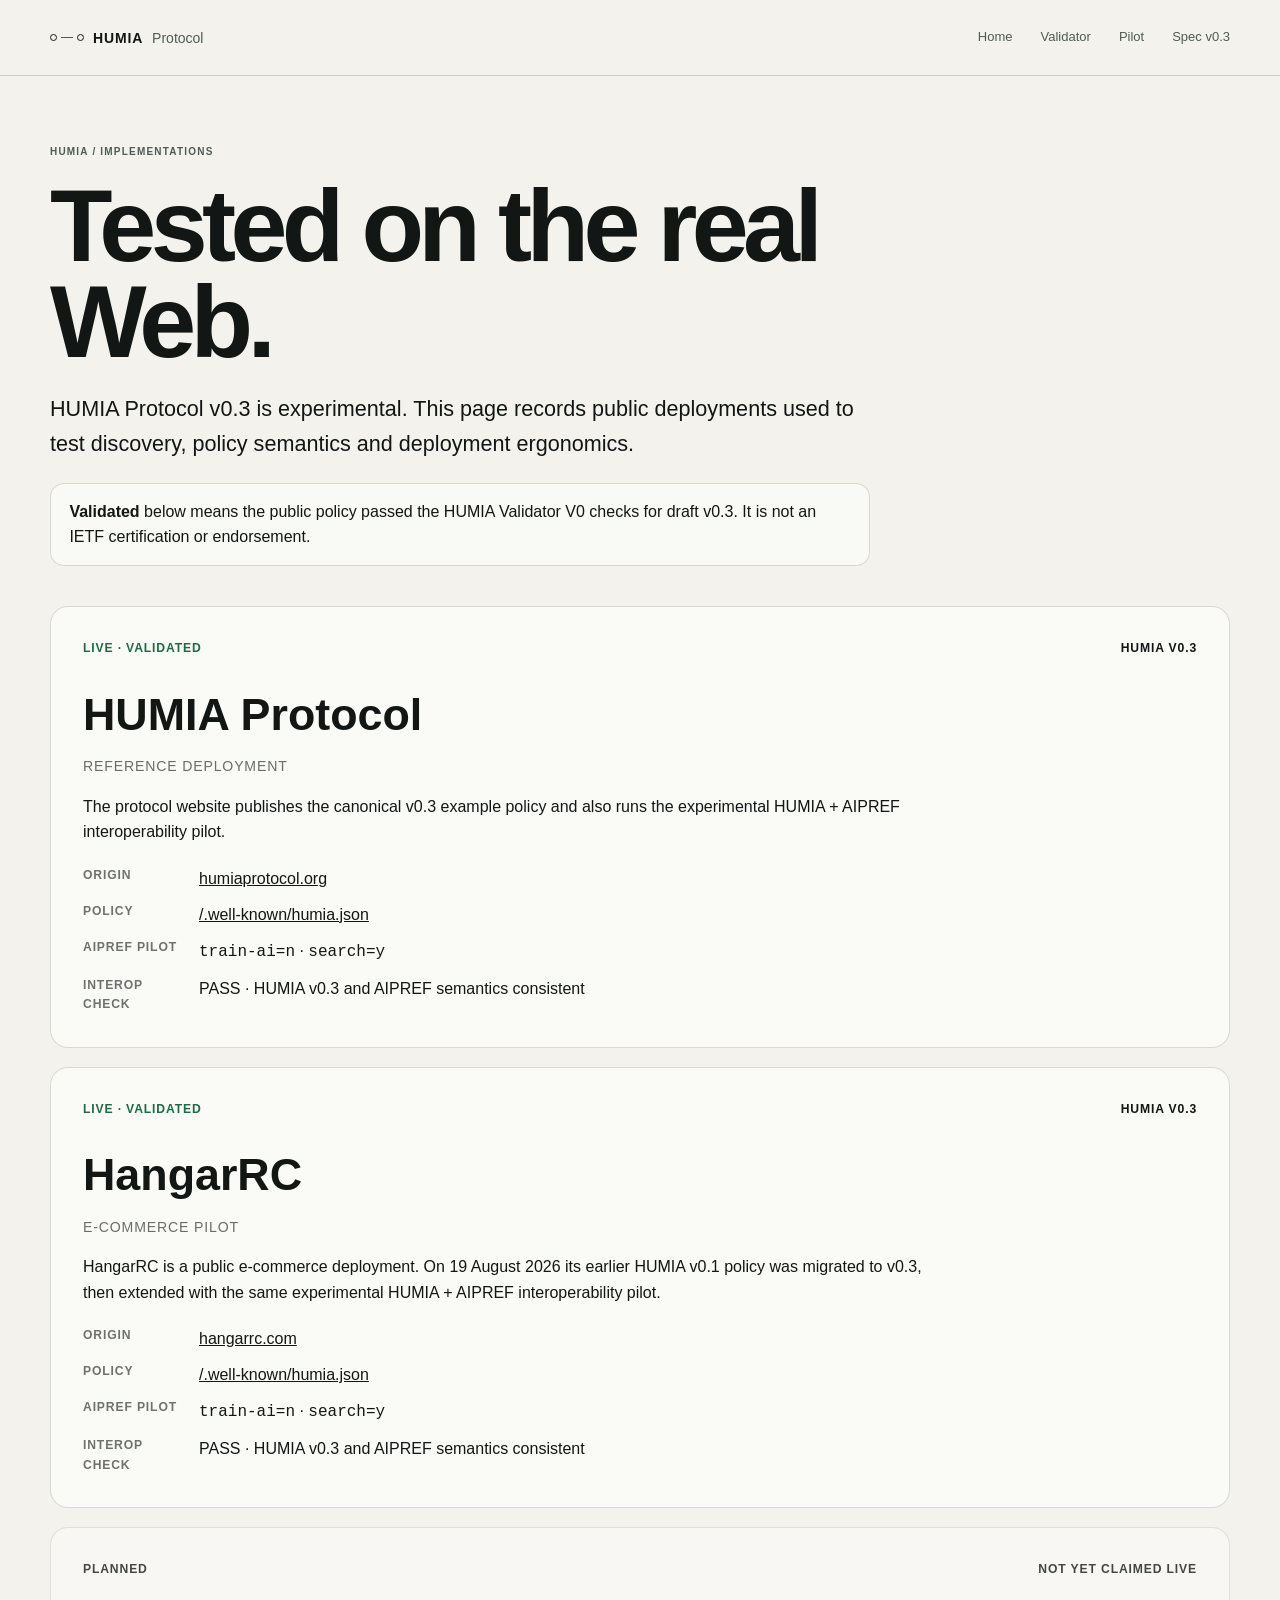
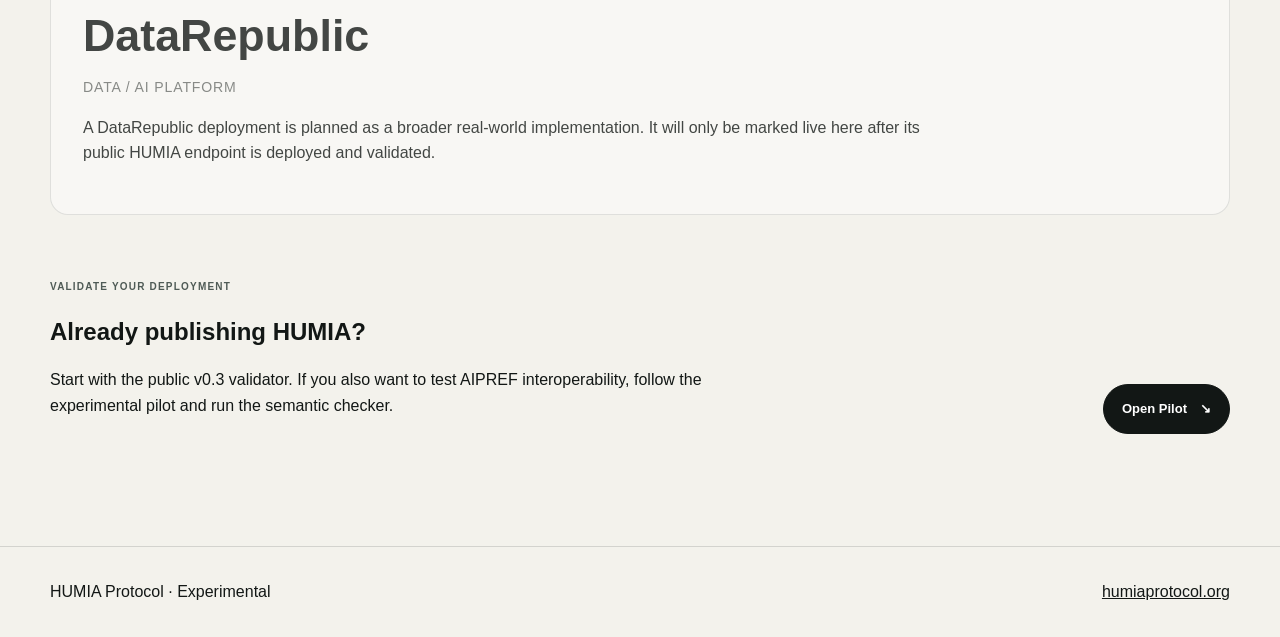
<file: site/implementations/index.html>
<!doctype html>
<html lang="en">
<head>
  <meta charset="utf-8">
  <meta name="viewport" content="width=device-width, initial-scale=1">
  <title>HUMIA Protocol — Implementations</title>
  <meta name="description" content="Public HUMIA Protocol implementations and deployment status.">
  <link rel="canonical" href="https://humiaprotocol.org/implementations/">
  <link rel="icon" href="../assets/favicon.svg" type="image/svg+xml">
  <link rel="stylesheet" href="../css/humia.css">
  <link rel="stylesheet" href="implementations.css">
</head>
<body>
  <a class="skip-link" href="#main">Skip to content</a>

  <header class="site-header is-scrolled">
    <div class="shell nav-wrap">
      <a class="brand" href="../" aria-label="HUMIA Protocol home">
        <span class="brand-mark" aria-hidden="true">
          <span></span><i></i><span></span>
        </span>
        <span class="brand-word">HUMIA</span>
        <span class="brand-suffix">Protocol</span>
      </a>
      <nav class="main-nav implementations-nav" aria-label="Implementations navigation">
        <a href="../">Home</a>
        <a href="../validator/">Validator</a>
        <a href="../pilot/">Pilot</a>
        <a href="../spec/v0.3/">Spec v0.3</a>
      </nav>
    </div>
  </header>

  <main id="main" class="implementations-page">
    <section class="shell implementations-hero">
      <p class="section-index">HUMIA / Implementations</p>
      <h1>Tested on the real Web.</h1>
      <p class="implementations-lede">HUMIA Protocol v0.3 is experimental. This page records public deployments used to test discovery, policy semantics and deployment ergonomics.</p>
      <p class="implementations-note"><strong>Validated</strong> below means the public policy passed the HUMIA Validator V0 checks for draft v0.3. It is not an IETF certification or endorsement.</p>
    </section>

    <section class="shell implementations-list" aria-label="HUMIA implementations">
      <article class="implementation-card">
        <div class="implementation-topline">
          <span class="implementation-status is-live">Live · Validated</span>
          <span class="implementation-version">HUMIA v0.3</span>
        </div>
        <h2>HUMIA Protocol</h2>
        <p class="implementation-type">Reference deployment</p>
        <p>The protocol website publishes the canonical v0.3 example policy and also runs the experimental HUMIA + AIPREF interoperability pilot.</p>
        <dl>
          <div><dt>Origin</dt><dd><a href="https://humiaprotocol.org/">humiaprotocol.org</a></dd></div>
          <div><dt>Policy</dt><dd><a href="https://humiaprotocol.org/.well-known/humia.json">/.well-known/humia.json</a></dd></div>
          <div><dt>AIPREF pilot</dt><dd><code>train-ai=n</code> · <code>search=y</code></dd></div>
          <div><dt>Interop check</dt><dd>PASS · HUMIA v0.3 and AIPREF semantics consistent</dd></div>
        </dl>
      </article>

      <article class="implementation-card">
        <div class="implementation-topline">
          <span class="implementation-status is-live">Live · Validated</span>
          <span class="implementation-version">HUMIA v0.3</span>
        </div>
        <h2>HangarRC</h2>
        <p class="implementation-type">E-commerce pilot</p>
        <p>HangarRC is a public e-commerce deployment. On 19 August 2026 its earlier HUMIA v0.1 policy was migrated to v0.3, then extended with the same experimental HUMIA + AIPREF interoperability pilot.</p>
        <dl>
          <div><dt>Origin</dt><dd><a href="https://hangarrc.com/">hangarrc.com</a></dd></div>
          <div><dt>Policy</dt><dd><a href="https://hangarrc.com/.well-known/humia.json">/.well-known/humia.json</a></dd></div>
          <div><dt>AIPREF pilot</dt><dd><code>train-ai=n</code> · <code>search=y</code></dd></div>
          <div><dt>Interop check</dt><dd>PASS · HUMIA v0.3 and AIPREF semantics consistent</dd></div>
        </dl>
      </article>

      <article class="implementation-card is-planned">
        <div class="implementation-topline">
          <span class="implementation-status">Planned</span>
          <span class="implementation-version">Not yet claimed live</span>
        </div>
        <h2>DataRepublic</h2>
        <p class="implementation-type">Data / AI platform</p>
        <p>A DataRepublic deployment is planned as a broader real-world implementation. It will only be marked live here after its public HUMIA endpoint is deployed and validated.</p>
      </article>
    </section>

    <section class="shell implementations-callout">
      <div>
        <p class="section-index">Validate your deployment</p>
        <h2>Already publishing HUMIA?</h2>
        <p>Start with the public v0.3 validator. If you also want to test AIPREF interoperability, follow the experimental pilot and run the semantic checker.</p>
      </div>
      <a class="button button-primary" href="../pilot/">Open Pilot <span aria-hidden="true">↘</span></a>
    </section>
  </main>

  <footer class="implementations-footer">
    <div class="shell">
      <span>HUMIA Protocol · Experimental</span>
      <a href="../">humiaprotocol.org</a>
    </div>
  </footer>
</body>
</html>
</file>
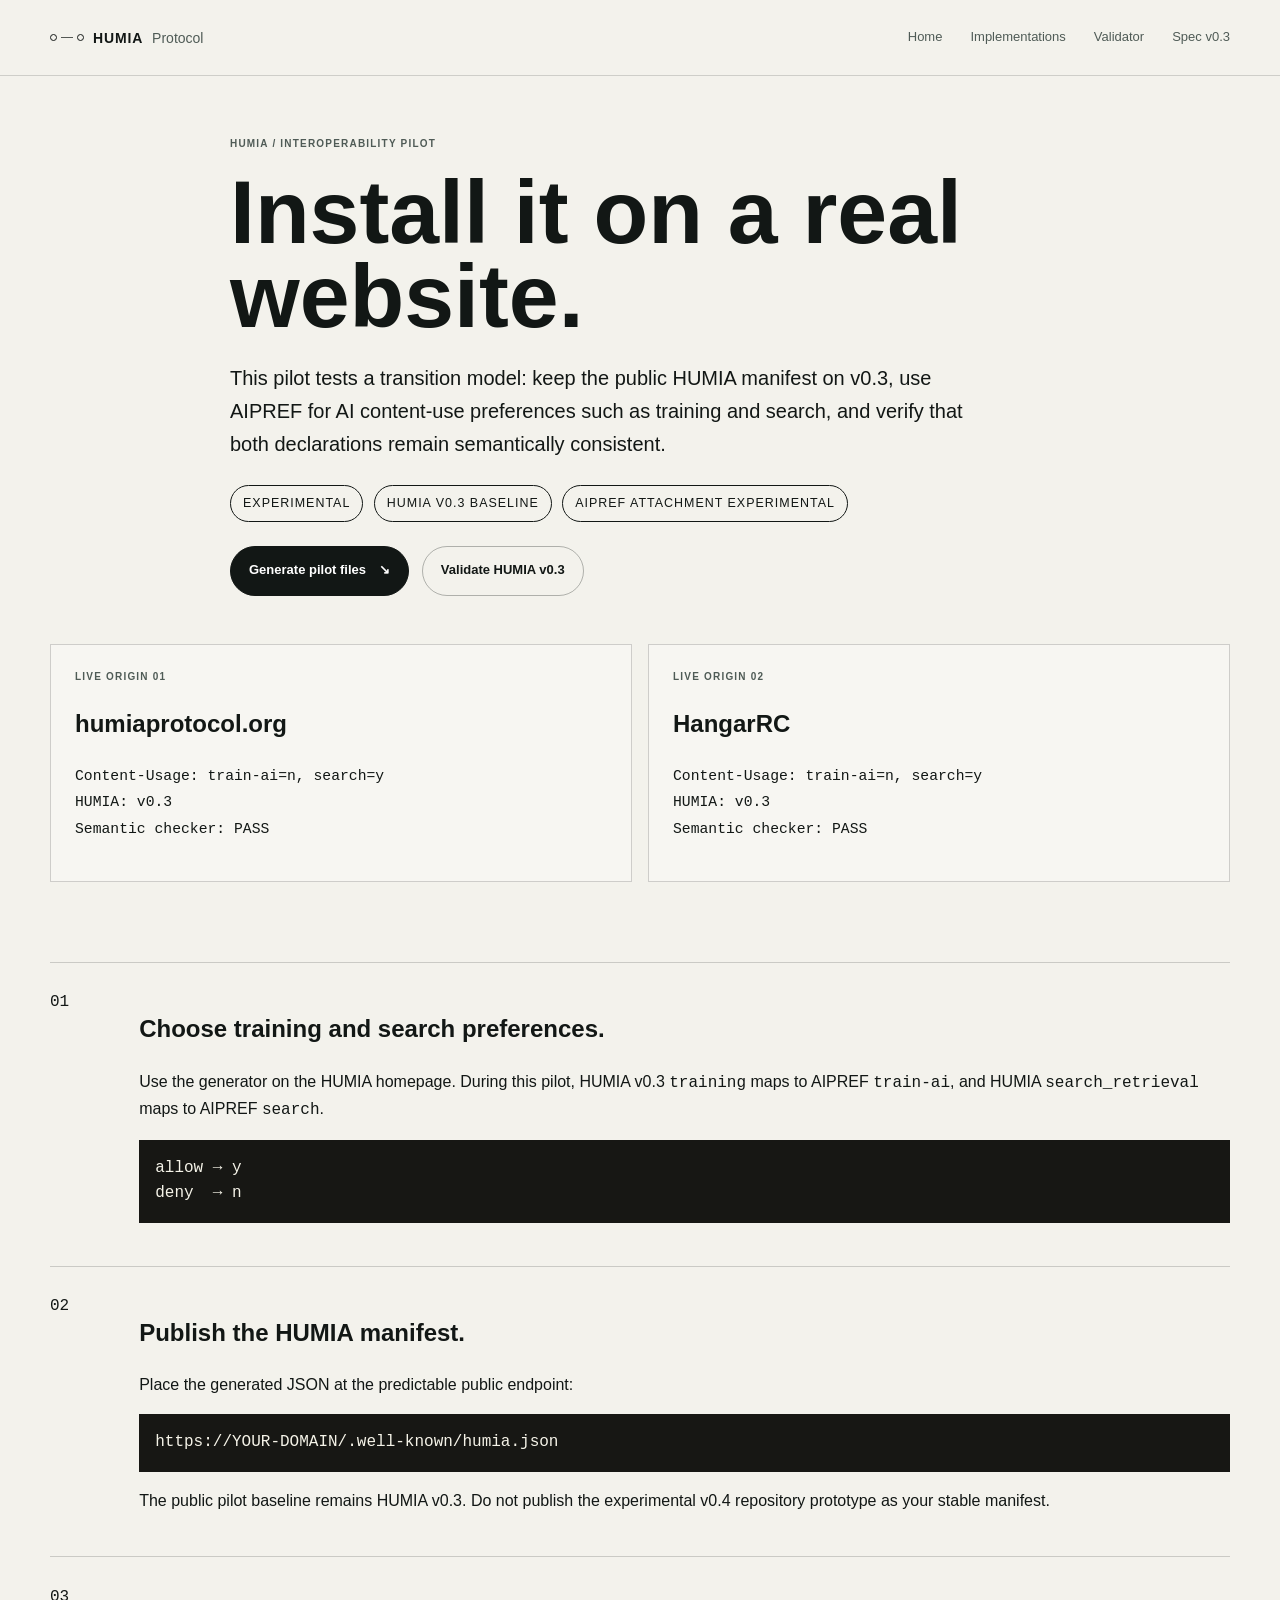
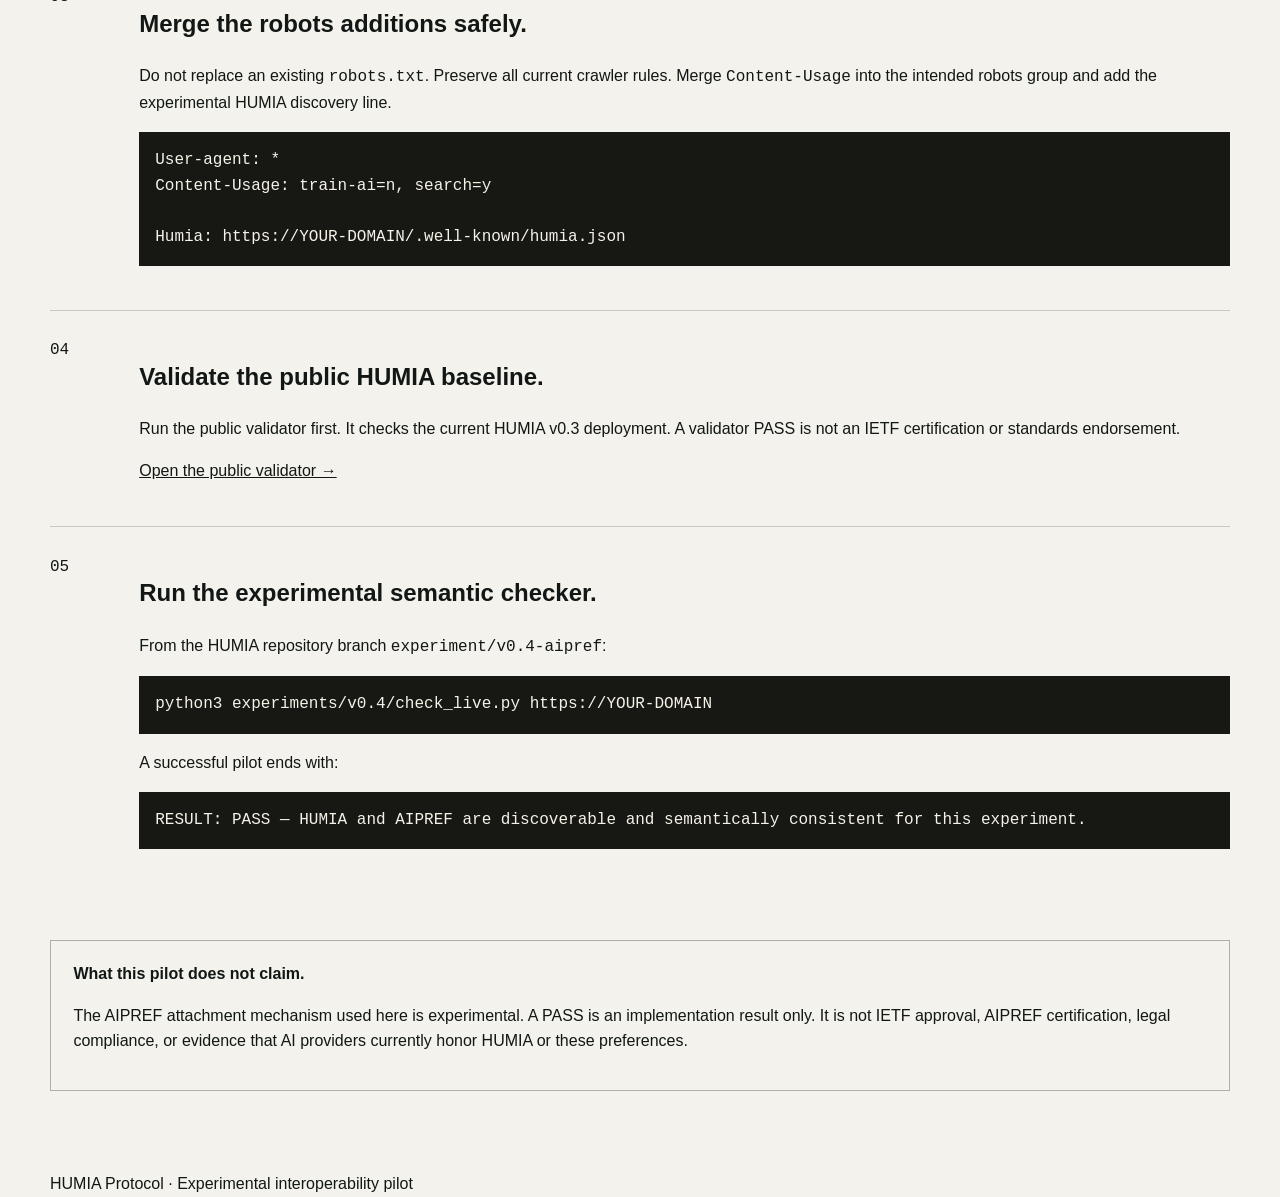
<file: site/pilot/index.html>
<!doctype html>
<html lang="en">
<head>
  <meta charset="utf-8">
  <meta name="viewport" content="width=device-width, initial-scale=1">
  <title>HUMIA Protocol — Interoperability Pilot</title>
  <meta name="description" content="Run the experimental HUMIA v0.3 + AIPREF interoperability pilot on a real website.">
  <link rel="canonical" href="https://humiaprotocol.org/pilot/">
  <link rel="icon" href="../assets/favicon.svg" type="image/svg+xml">
  <link rel="stylesheet" href="../css/humia.css">
  <style>
    .pilot-page{padding:8.5rem 0 5rem}
    .pilot-hero{max-width:820px}
    .pilot-hero h1{font-size:clamp(2.8rem,7vw,6rem);line-height:.94;margin:.8rem 0 1.5rem}
    .pilot-lede{font-size:1.25rem;line-height:1.65;max-width:760px}
    .pilot-badges{display:flex;gap:.65rem;flex-wrap:wrap;margin:1.5rem 0 0}
    .pilot-badge{border:1px solid currentColor;border-radius:999px;padding:.45rem .75rem;font-size:.78rem;text-transform:uppercase;letter-spacing:.08em}
    .pilot-grid-public{display:grid;grid-template-columns:repeat(2,minmax(0,1fr));gap:1rem;margin-top:3rem}
    .pilot-card-public{border:1px solid rgba(20,20,20,.18);padding:1.5rem;background:rgba(255,255,255,.3)}
    .pilot-result{font-family:monospace;font-size:.92rem;line-height:1.8}
    .pilot-steps{margin-top:5rem}
    .pilot-step{display:grid;grid-template-columns:70px 1fr;gap:1.2rem;border-top:1px solid rgba(20,20,20,.18);padding:1.7rem 0}
    .pilot-step-index{font-family:monospace}
    .pilot-step pre{overflow:auto;padding:1rem;background:#171714;color:#f5f3e8}
    .pilot-warning{margin-top:3rem;padding:1.25rem 1.4rem;border:1px solid rgba(20,20,20,.3)}
    .pilot-actions{display:flex;gap:.8rem;flex-wrap:wrap;margin-top:1.5rem}
    @media(max-width:760px){.pilot-grid-public{grid-template-columns:1fr}.pilot-step{grid-template-columns:1fr}}
  </style>
</head>
<body>
  <a class="skip-link" href="#main">Skip to content</a>
  <header class="site-header is-scrolled">
    <div class="shell nav-wrap">
      <a class="brand" href="../" aria-label="HUMIA Protocol home">
        <span class="brand-mark" aria-hidden="true"><span></span><i></i><span></span></span>
        <span class="brand-word">HUMIA</span><span class="brand-suffix">Protocol</span>
      </a>
      <nav class="main-nav" aria-label="Pilot navigation">
        <a href="../">Home</a>
        <a href="../implementations/">Implementations</a>
        <a href="../validator/">Validator</a>
        <a href="../spec/v0.3/">Spec v0.3</a>
      </nav>
    </div>
  </header>
  <main id="main" class="pilot-page">
    <section class="shell pilot-hero">
      <p class="section-index">HUMIA / Interoperability Pilot</p>
      <h1>Install it on a real website.</h1>
      <p class="pilot-lede">This pilot tests a transition model: keep the public HUMIA manifest on v0.3, use AIPREF for AI content-use preferences such as training and search, and verify that both declarations remain semantically consistent.</p>
      <div class="pilot-badges">
        <span class="pilot-badge">Experimental</span>
        <span class="pilot-badge">HUMIA v0.3 baseline</span>
        <span class="pilot-badge">AIPREF attachment experimental</span>
      </div>
      <div class="pilot-actions">
        <a class="button button-primary" href="../#generator">Generate pilot files <span aria-hidden="true">↘</span></a>
        <a class="button button-quiet" href="../validator/">Validate HUMIA v0.3</a>
      </div>
    </section>
    <section class="shell pilot-grid-public" aria-label="Current live pilot results">
      <article class="pilot-card-public"><p class="section-index">Live origin 01</p><h2>humiaprotocol.org</h2><p class="pilot-result">Content-Usage: train-ai=n, search=y<br>HUMIA: v0.3<br>Semantic checker: PASS</p></article>
      <article class="pilot-card-public"><p class="section-index">Live origin 02</p><h2>HangarRC</h2><p class="pilot-result">Content-Usage: train-ai=n, search=y<br>HUMIA: v0.3<br>Semantic checker: PASS</p></article>
    </section>
    <section class="shell pilot-steps">
      <div class="pilot-step"><span class="pilot-step-index">01</span><div><h2>Choose training and search preferences.</h2><p>Use the generator on the HUMIA homepage. During this pilot, HUMIA v0.3 <code>training</code> maps to AIPREF <code>train-ai</code>, and HUMIA <code>search_retrieval</code> maps to AIPREF <code>search</code>.</p><pre><code>allow → y
deny  → n</code></pre></div></div>
      <div class="pilot-step"><span class="pilot-step-index">02</span><div><h2>Publish the HUMIA manifest.</h2><p>Place the generated JSON at the predictable public endpoint:</p><pre><code>https://YOUR-DOMAIN/.well-known/humia.json</code></pre><p>The public pilot baseline remains HUMIA v0.3. Do not publish the experimental v0.4 repository prototype as your stable manifest.</p></div></div>
      <div class="pilot-step"><span class="pilot-step-index">03</span><div><h2>Merge the robots additions safely.</h2><p>Do not replace an existing <code>robots.txt</code>. Preserve all current crawler rules. Merge <code>Content-Usage</code> into the intended robots group and add the experimental HUMIA discovery line.</p><pre><code>User-agent: *
Content-Usage: train-ai=n, search=y

Humia: https://YOUR-DOMAIN/.well-known/humia.json</code></pre></div></div>
      <div class="pilot-step"><span class="pilot-step-index">04</span><div><h2>Validate the public HUMIA baseline.</h2><p>Run the public validator first. It checks the current HUMIA v0.3 deployment. A validator PASS is not an IETF certification or standards endorsement.</p><p><a href="../validator/">Open the public validator →</a></p></div></div>
      <div class="pilot-step"><span class="pilot-step-index">05</span><div><h2>Run the experimental semantic checker.</h2><p>From the HUMIA repository branch <code>experiment/v0.4-aipref</code>:</p><pre><code>python3 experiments/v0.4/check_live.py https://YOUR-DOMAIN</code></pre><p>A successful pilot ends with:</p><pre><code>RESULT: PASS — HUMIA and AIPREF are discoverable and semantically consistent for this experiment.</code></pre></div></div>
    </section>
    <section class="shell pilot-warning"><strong>What this pilot does not claim.</strong><p>The AIPREF attachment mechanism used here is experimental. A PASS is an implementation result only. It is not IETF approval, AIPREF certification, legal compliance, or evidence that AI providers currently honor HUMIA or these preferences.</p></section>
  </main>
  <footer><div class="shell"><span>HUMIA Protocol · Experimental interoperability pilot</span></div></footer>
</body>
</html>
</file>
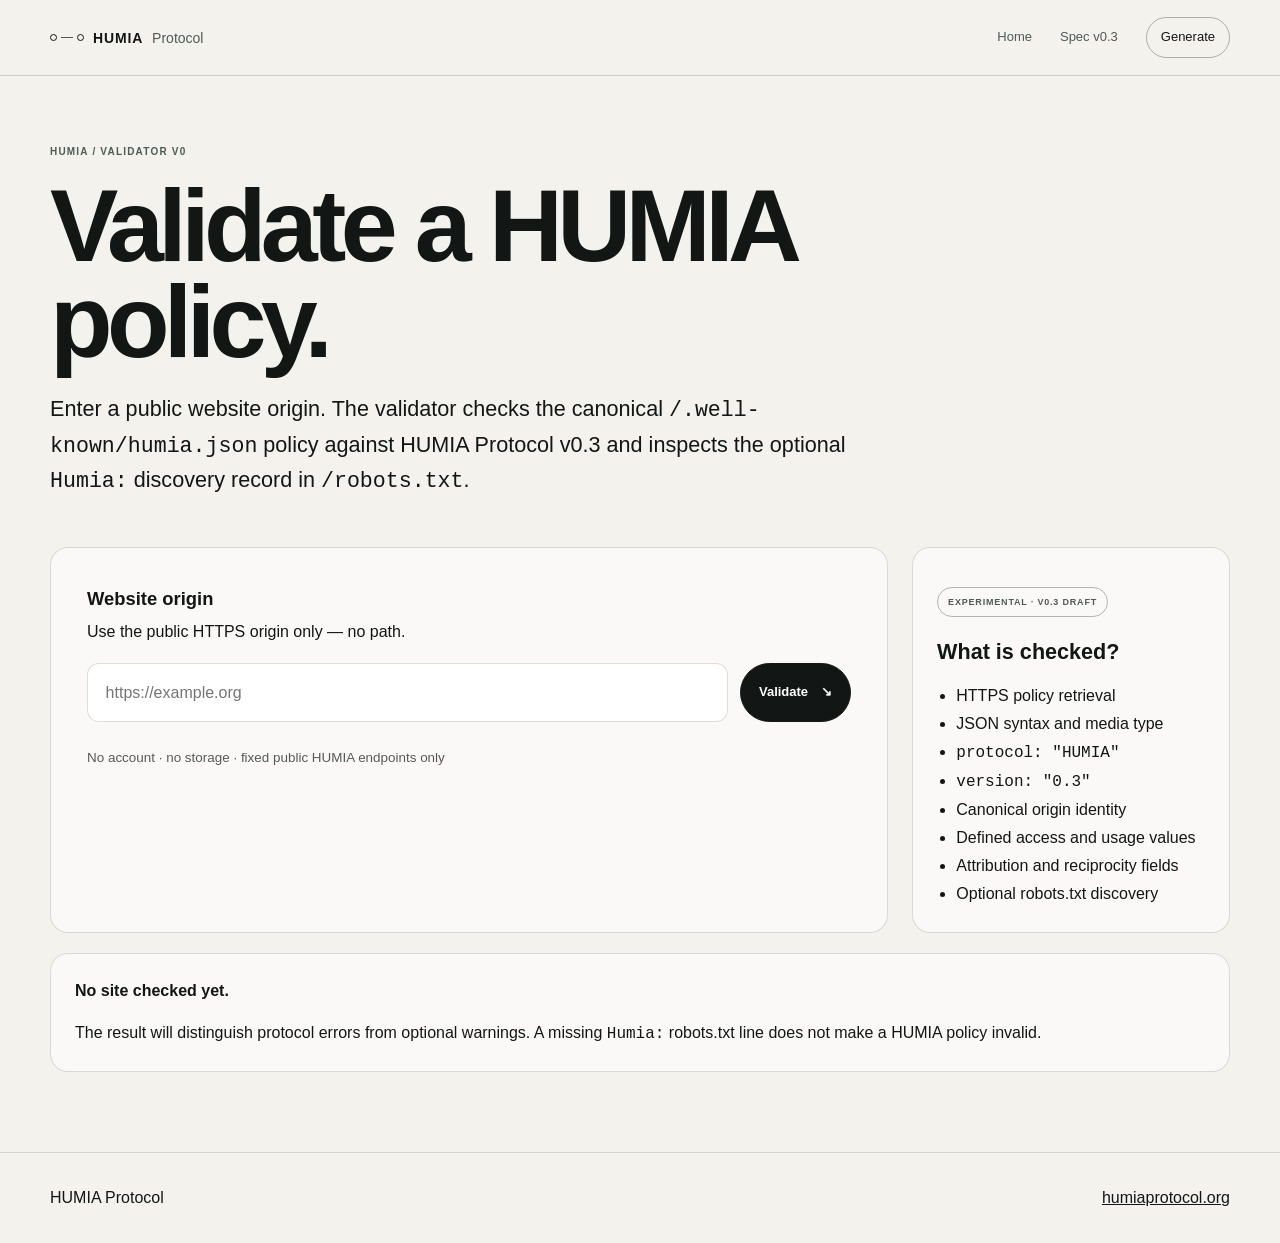
<file: site/validator/index.html>
<!doctype html>
<html lang="en">
<head>
  <meta charset="utf-8">
  <meta name="viewport" content="width=device-width, initial-scale=1">
  <title>HUMIA Validator — Check a HUMIA Protocol policy</title>
  <meta name="description" content="Validate a website's HUMIA Protocol v0.3 policy and optional robots.txt discovery record.">
  <link rel="canonical" href="https://humiaprotocol.org/validator/">
  <link rel="icon" href="../assets/favicon.svg" type="image/svg+xml">
  <link rel="stylesheet" href="../css/humia.css">
  <link rel="stylesheet" href="validator.css">
  <script src="validator.js" defer></script>
</head>
<body>
  <a class="skip-link" href="#main">Skip to content</a>

  <header class="site-header is-scrolled">
    <div class="shell nav-wrap">
      <a class="brand" href="../" aria-label="HUMIA Protocol home">
        <span class="brand-mark" aria-hidden="true">
          <span></span><i></i><span></span>
        </span>
        <span class="brand-word">HUMIA</span>
        <span class="brand-suffix">Protocol</span>
      </a>
      <nav class="main-nav validator-nav" aria-label="Validator navigation">
        <a href="../">Home</a>
        <a href="../spec/v0.3/">Spec v0.3</a>
        <a class="nav-cta" href="../#generator">Generate</a>
      </nav>
    </div>
  </header>

  <main id="main" class="validator-page">
    <section class="shell validator-hero">
      <p class="section-index">HUMIA / Validator V0</p>
      <h1>Validate a HUMIA policy.</h1>
      <p class="validator-lede">Enter a public website origin. The validator checks the canonical <code>/.well-known/humia.json</code> policy against HUMIA Protocol v0.3 and inspects the optional <code>Humia:</code> discovery record in <code>/robots.txt</code>.</p>

      <div class="validator-grid">
        <form class="validator-form" data-validator-form novalidate>
          <label for="validator-origin">Website origin</label>
          <p>Use the public HTTPS origin only — no path.</p>
          <div class="validator-input-row">
            <input id="validator-origin" name="origin" type="url" inputmode="url" autocomplete="url" placeholder="https://example.org" required data-validator-origin>
            <button class="button button-primary" type="submit">Validate <span aria-hidden="true">↘</span></button>
          </div>
          <p class="field-error" data-validator-error role="alert"></p>
          <p class="validator-privacy">No account · no storage · fixed public HUMIA endpoints only</p>
        </form>

        <aside class="validator-scope">
          <span class="generator-status">Experimental · v0.3 Draft</span>
          <h2>What is checked?</h2>
          <ul>
            <li>HTTPS policy retrieval</li>
            <li>JSON syntax and media type</li>
            <li><code>protocol: "HUMIA"</code></li>
            <li><code>version: "0.3"</code></li>
            <li>Canonical origin identity</li>
            <li>Defined access and usage values</li>
            <li>Attribution and reciprocity fields</li>
            <li>Optional robots.txt discovery</li>
          </ul>
        </aside>
      </div>
    </section>

    <section class="shell validator-results" aria-live="polite">
      <div class="validator-empty" data-validator-empty>
        <strong>No site checked yet.</strong>
        <p>The result will distinguish protocol errors from optional warnings. A missing <code>Humia:</code> robots.txt line does not make a HUMIA policy invalid.</p>
      </div>

      <div class="validator-loading" data-validator-loading hidden>
        <strong>Checking the public HUMIA endpoints…</strong>
        <p>This usually requires two HTTPS requests.</p>
      </div>

      <div data-validator-results hidden>
        <div class="validator-summary" data-validator-summary>
          <span class="validator-summary-mark" data-validator-summary-mark></span>
          <div>
            <p class="section-index" data-validator-summary-kicker>Result</p>
            <h2 data-validator-summary-title></h2>
            <p data-validator-summary-text></p>
          </div>
        </div>

        <div class="validator-meta">
          <div>
            <span>Policy</span>
            <a href="#" target="_blank" rel="noopener noreferrer" data-validator-policy-url></a>
          </div>
          <div>
            <span>Draft</span>
            <strong>HUMIA Protocol v0.3</strong>
          </div>
        </div>

        <ol class="validator-checks" data-validator-checks></ol>

        <p class="validator-note">This validator is an experimental implementation aid. It does not provide legal advice, authorization, certification, or an IETF conformance designation.</p>
      </div>
    </section>
  </main>

  <footer class="validator-footer">
    <div class="shell">
      <span>HUMIA Protocol</span>
      <a href="../">humiaprotocol.org</a>
    </div>
  </footer>
</body>
</html>
</file>
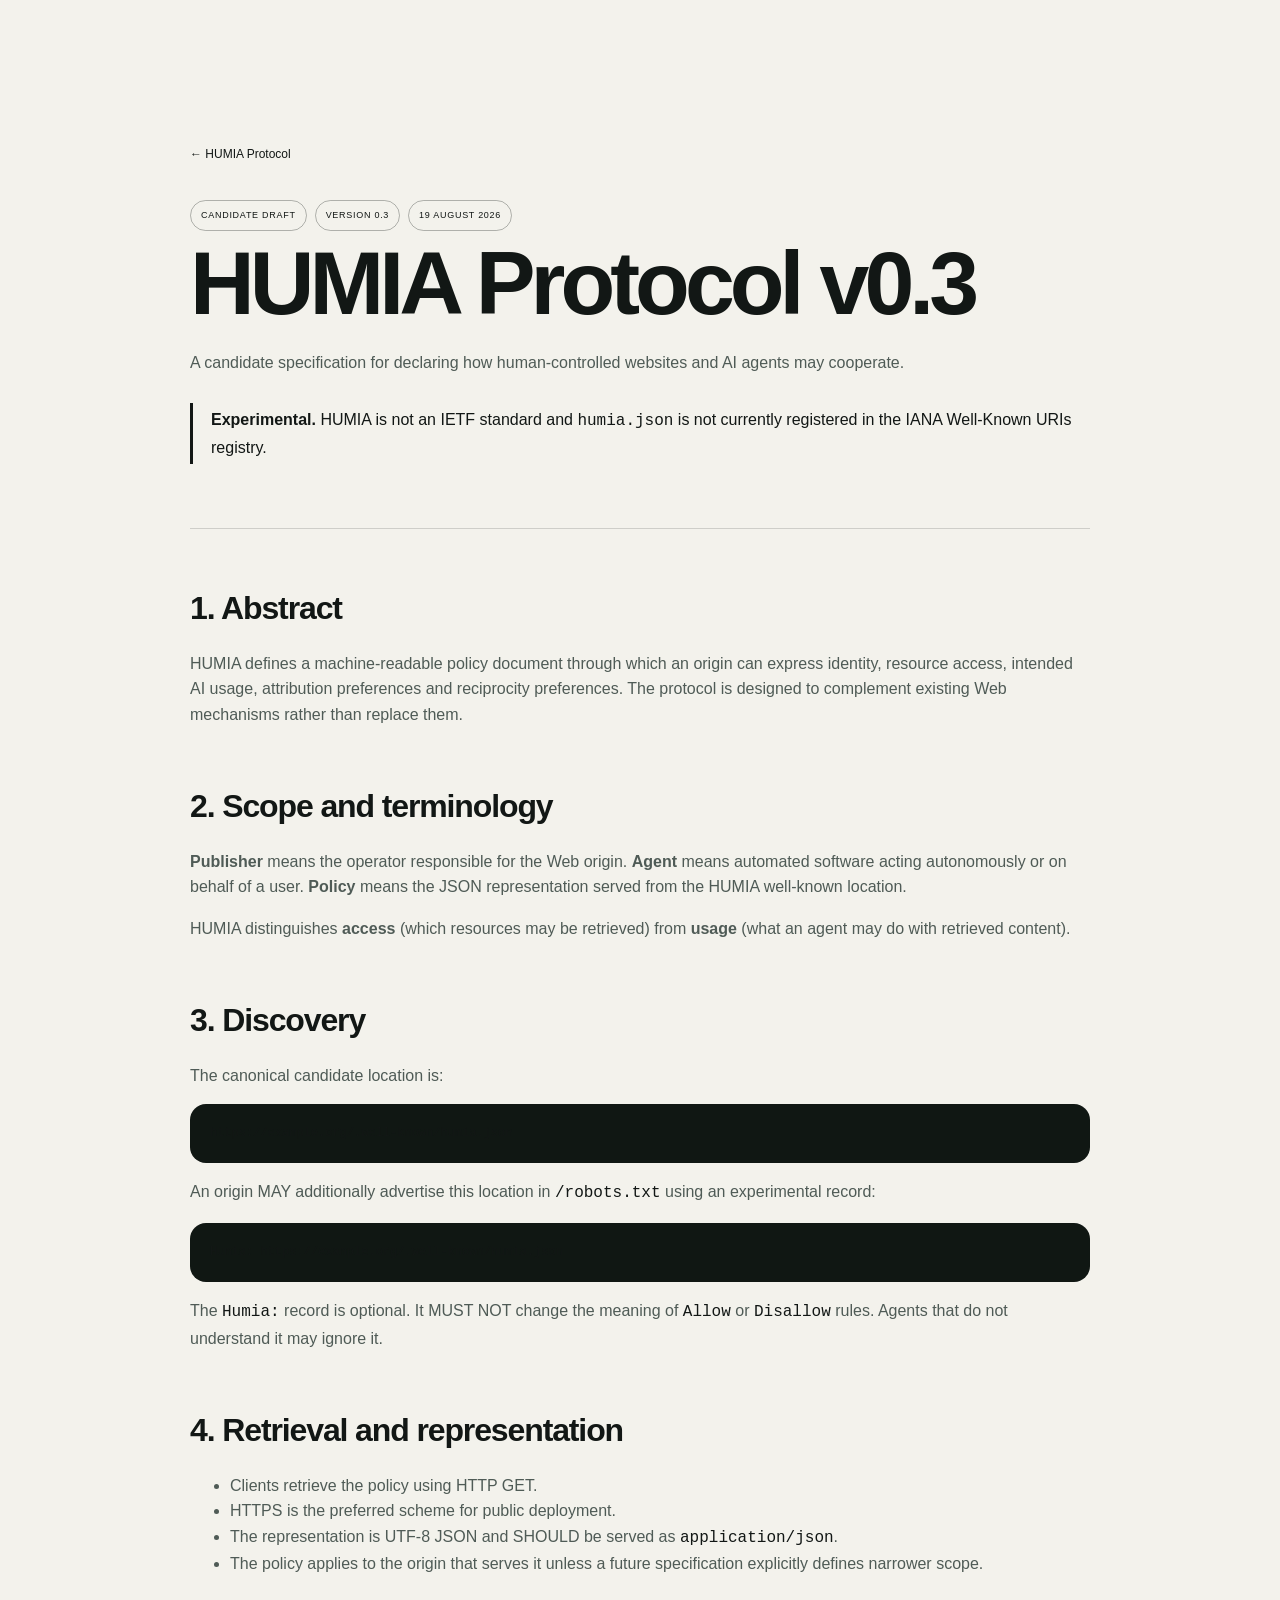
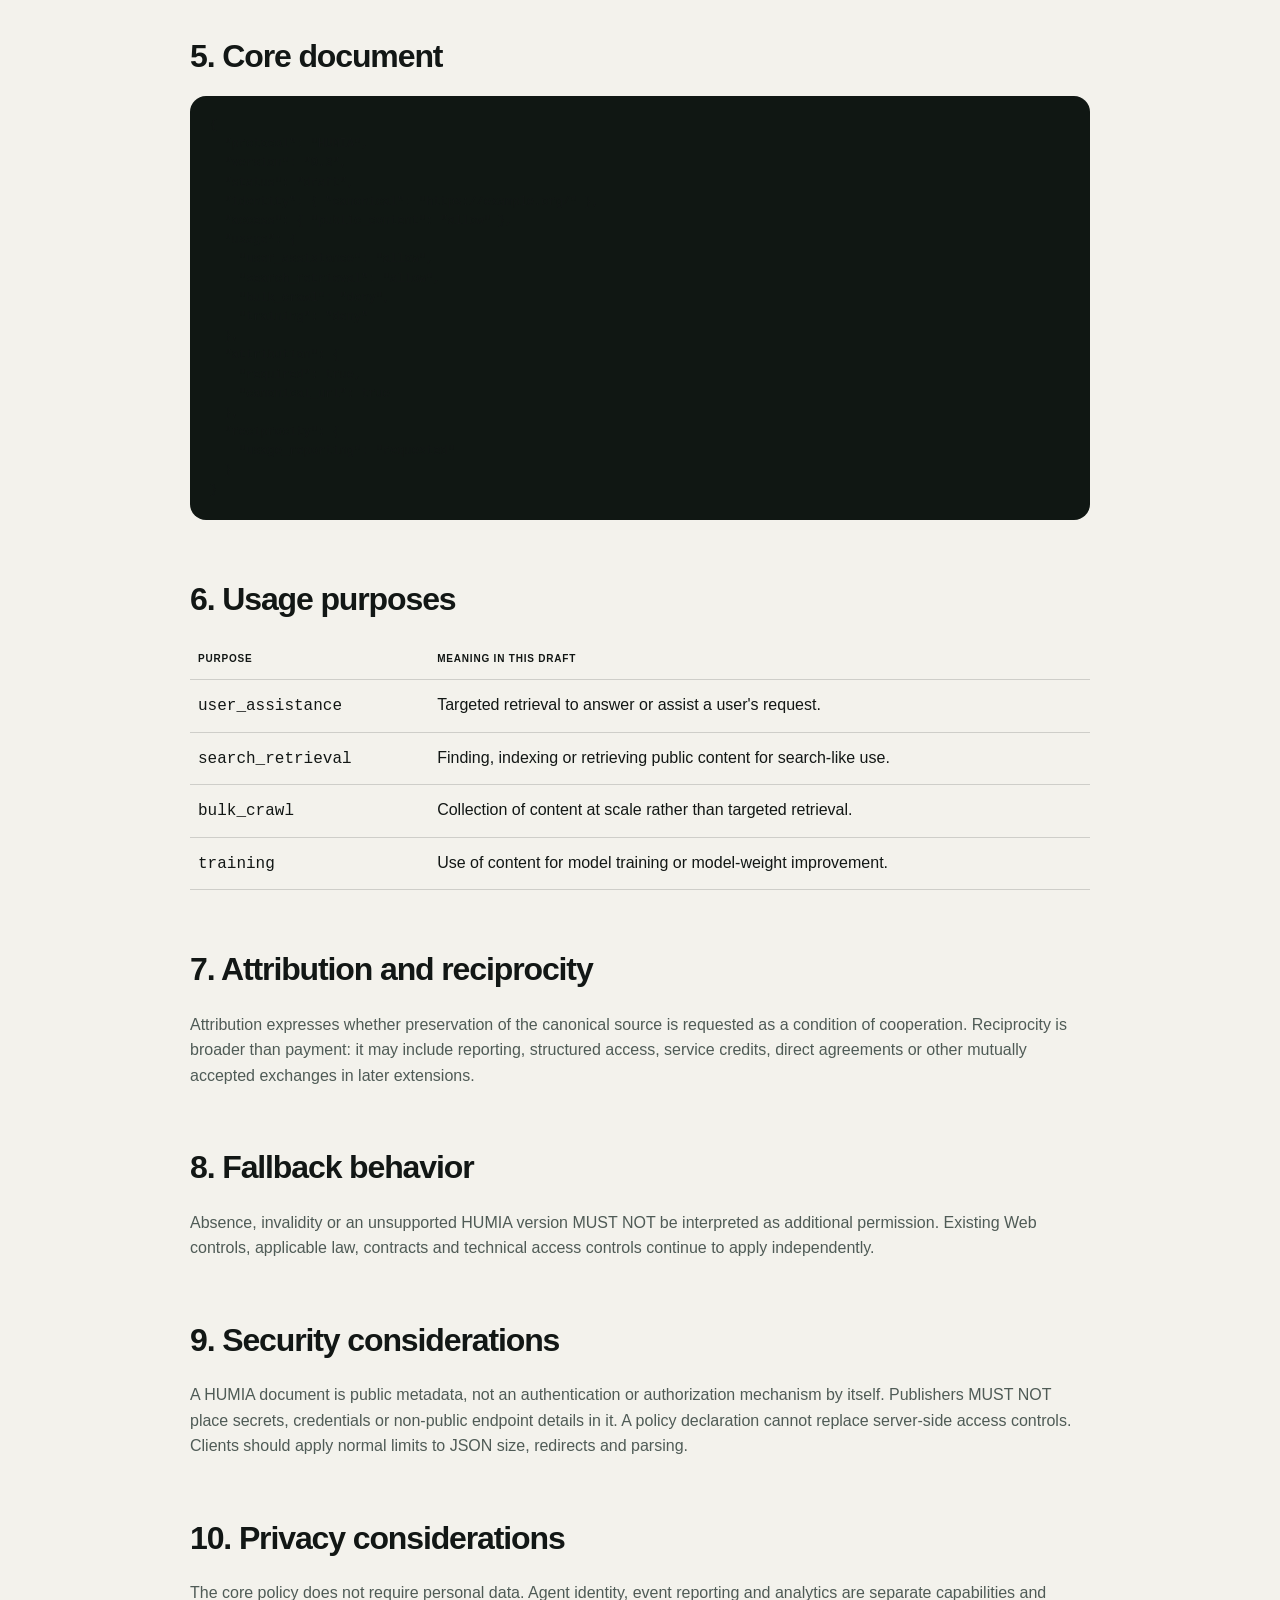
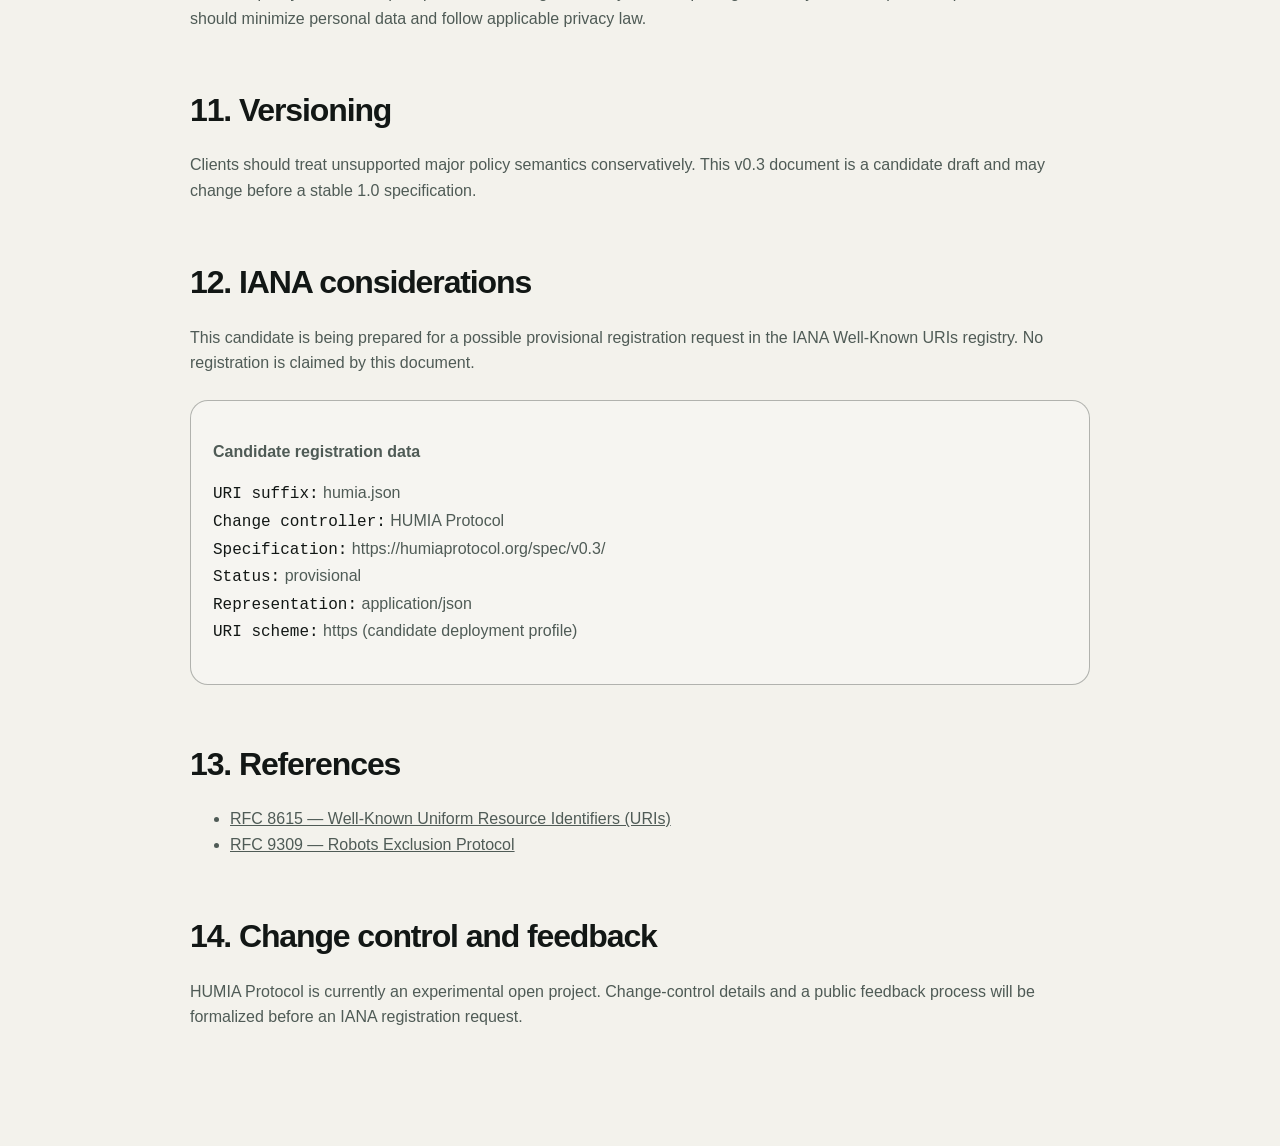
<file: site/spec/v0.3/index.html>
<!doctype html>
<html lang="en">
<head>
  <meta charset="utf-8">
  <meta name="viewport" content="width=device-width, initial-scale=1">
  <title>HUMIA Protocol v0.3 — Candidate Specification</title>
  <meta name="description" content="HUMIA Protocol v0.3 candidate specification for human-controlled websites and AI agents.">
  <link rel="canonical" href="https://humiaprotocol.org/spec/v0.3/">
  <link rel="icon" href="../../assets/favicon.svg" type="image/svg+xml">
  <link rel="stylesheet" href="../../css/humia.css">
  <style>
    body{padding-top:90px}.spec-doc{width:min(calc(100% - 40px),900px);margin:0 auto;padding:50px 0 100px}.spec-doc header{border-bottom:1px solid var(--line);padding-bottom:36px;margin-bottom:42px}.spec-doc h1{font-size:clamp(3rem,7vw,6rem);line-height:.95;letter-spacing:-.055em;margin:10px 0 24px}.spec-doc h2{font-size:2rem;letter-spacing:-.035em;margin:54px 0 14px}.spec-doc h3{margin-top:28px}.spec-doc p,.spec-doc li{color:var(--ink-soft)}.spec-doc code{color:var(--ink)}.spec-doc pre{background:var(--night);color:#dce7e1;padding:20px;border-radius:16px;overflow:auto;font-size:12px}.spec-meta{display:flex;gap:8px;flex-wrap:wrap}.spec-meta span{border:1px solid var(--line-strong);border-radius:999px;padding:7px 10px;font-size:9px;text-transform:uppercase;letter-spacing:.08em}.spec-warning{border-left:3px solid var(--ink);padding:4px 0 4px 18px;margin:28px 0}.spec-doc table{width:100%;border-collapse:collapse}.spec-doc th,.spec-doc td{text-align:left;border-bottom:1px solid var(--line);padding:12px 8px;vertical-align:top}.spec-doc th{font-size:10px;text-transform:uppercase;letter-spacing:.08em}.back{display:inline-flex;text-decoration:none;font-size:12px;margin-bottom:36px}.iana-box{border:1px solid var(--line-strong);border-radius:18px;padding:22px;margin-top:24px;background:rgba(255,255,255,.25)}
  </style>
</head>
<body>
  <main class="spec-doc">
    <a class="back" href="../../">← HUMIA Protocol</a>
    <header>
      <div class="spec-meta"><span>Candidate Draft</span><span>Version 0.3</span><span>19 August 2026</span></div>
      <h1>HUMIA Protocol v0.3</h1>
      <p>A candidate specification for declaring how human-controlled websites and AI agents may cooperate.</p>
      <div class="spec-warning"><strong>Experimental.</strong> HUMIA is not an IETF standard and <code>humia.json</code> is not currently registered in the IANA Well-Known URIs registry.</div>
    </header>

    <h2>1. Abstract</h2>
    <p>HUMIA defines a machine-readable policy document through which an origin can express identity, resource access, intended AI usage, attribution preferences and reciprocity preferences. The protocol is designed to complement existing Web mechanisms rather than replace them.</p>

    <h2>2. Scope and terminology</h2>
    <p><strong>Publisher</strong> means the operator responsible for the Web origin. <strong>Agent</strong> means automated software acting autonomously or on behalf of a user. <strong>Policy</strong> means the JSON representation served from the HUMIA well-known location.</p>
    <p>HUMIA distinguishes <strong>access</strong> (which resources may be retrieved) from <strong>usage</strong> (what an agent may do with retrieved content).</p>

    <h2>3. Discovery</h2>
    <p>The canonical candidate location is:</p>
    <pre><code>https://example.org/.well-known/humia.json</code></pre>
    <p>An origin MAY additionally advertise this location in <code>/robots.txt</code> using an experimental record:</p>
    <pre><code>Humia: https://example.org/.well-known/humia.json</code></pre>
    <p>The <code>Humia:</code> record is optional. It MUST NOT change the meaning of <code>Allow</code> or <code>Disallow</code> rules. Agents that do not understand it may ignore it.</p>

    <h2>4. Retrieval and representation</h2>
    <ul>
      <li>Clients retrieve the policy using HTTP GET.</li>
      <li>HTTPS is the preferred scheme for public deployment.</li>
      <li>The representation is UTF-8 JSON and SHOULD be served as <code>application/json</code>.</li>
      <li>The policy applies to the origin that serves it unless a future specification explicitly defines narrower scope.</li>
    </ul>

    <h2>5. Core document</h2>
    <pre><code>{
  "protocol": "HUMIA",
  "version": "0.3",
  "status": "draft",
  "identity": { "canonical": "https://example.org/" },
  "access": { "public_content": "allow" },
  "usage": {
    "user_assistance": "allow",
    "search_retrieval": "allow",
    "bulk_crawl": "deny",
    "training": "deny"
  },
  "attribution": {
    "required": true,
    "canonical_url": true
  },
  "reciprocity": {
    "usage_reporting": "requested"
  }
}</code></pre>

    <h2>6. Usage purposes</h2>
    <table>
      <thead><tr><th>Purpose</th><th>Meaning in this draft</th></tr></thead>
      <tbody>
        <tr><td><code>user_assistance</code></td><td>Targeted retrieval to answer or assist a user's request.</td></tr>
        <tr><td><code>search_retrieval</code></td><td>Finding, indexing or retrieving public content for search-like use.</td></tr>
        <tr><td><code>bulk_crawl</code></td><td>Collection of content at scale rather than targeted retrieval.</td></tr>
        <tr><td><code>training</code></td><td>Use of content for model training or model-weight improvement.</td></tr>
      </tbody>
    </table>

    <h2>7. Attribution and reciprocity</h2>
    <p>Attribution expresses whether preservation of the canonical source is requested as a condition of cooperation. Reciprocity is broader than payment: it may include reporting, structured access, service credits, direct agreements or other mutually accepted exchanges in later extensions.</p>

    <h2>8. Fallback behavior</h2>
    <p>Absence, invalidity or an unsupported HUMIA version MUST NOT be interpreted as additional permission. Existing Web controls, applicable law, contracts and technical access controls continue to apply independently.</p>

    <h2>9. Security considerations</h2>
    <p>A HUMIA document is public metadata, not an authentication or authorization mechanism by itself. Publishers MUST NOT place secrets, credentials or non-public endpoint details in it. A policy declaration cannot replace server-side access controls. Clients should apply normal limits to JSON size, redirects and parsing.</p>

    <h2>10. Privacy considerations</h2>
    <p>The core policy does not require personal data. Agent identity, event reporting and analytics are separate capabilities and should minimize personal data and follow applicable privacy law.</p>

    <h2>11. Versioning</h2>
    <p>Clients should treat unsupported major policy semantics conservatively. This v0.3 document is a candidate draft and may change before a stable 1.0 specification.</p>

    <h2>12. IANA considerations</h2>
    <p>This candidate is being prepared for a possible provisional registration request in the IANA Well-Known URIs registry. No registration is claimed by this document.</p>
    <div class="iana-box">
      <p><strong>Candidate registration data</strong></p>
      <p><code>URI suffix:</code> humia.json<br>
      <code>Change controller:</code> HUMIA Protocol<br>
      <code>Specification:</code> https://humiaprotocol.org/spec/v0.3/<br>
      <code>Status:</code> provisional<br>
      <code>Representation:</code> application/json<br>
      <code>URI scheme:</code> https (candidate deployment profile)</p>
    </div>

    <h2>13. References</h2>
    <ul>
      <li><a href="https://www.rfc-editor.org/rfc/rfc8615.html">RFC 8615 — Well-Known Uniform Resource Identifiers (URIs)</a></li>
      <li><a href="https://www.rfc-editor.org/rfc/rfc9309.html">RFC 9309 — Robots Exclusion Protocol</a></li>
    </ul>

    <h2>14. Change control and feedback</h2>
    <p>HUMIA Protocol is currently an experimental open project. Change-control details and a public feedback process will be formalized before an IANA registration request.</p>
  </main>
</body>
</html>
</file>
<file: site/css/humia.css>
:root {
  --paper: #f3f2ec;
  --paper-2: #ebe9e1;
  --ink: #121715;
  --ink-soft: #4f5b56;
  --line: rgba(18, 23, 21, 0.16);
  --line-strong: rgba(18, 23, 21, 0.3);
  --night: #101713;
  --night-2: #17201b;
  --night-soft: #b9c5bf;
  --acid: #b7ff69;
  --acid-strong: #8be83f;
  --aqua: #8ee7db;
  --white: #ffffff;
  --radius: 24px;
  --radius-sm: 14px;
  --shell: 1180px;
  --header-h: 76px;
  --shadow: 0 22px 70px rgba(20, 30, 25, 0.09);
}

* { box-sizing: border-box; }
html { scroll-behavior: smooth; }
body {
  margin: 0;
  background: var(--paper);
  color: var(--ink);
  font-family: Inter, ui-sans-serif, -apple-system, BlinkMacSystemFont, "Segoe UI", sans-serif;
  font-size: 16px;
  line-height: 1.6;
  -webkit-font-smoothing: antialiased;
  text-rendering: optimizeLegibility;
}

::selection { background: var(--acid); color: var(--ink); }
a { color: inherit; }
button, input, textarea, select { font: inherit; }
img, svg { max-width: 100%; }
code, pre { font-family: "SFMono-Regular", Consolas, "Liberation Mono", monospace; }

.shell { width: min(calc(100% - 40px), var(--shell)); margin-inline: auto; }
.sr-only { position: absolute; width: 1px; height: 1px; padding: 0; margin: -1px; overflow: hidden; clip: rect(0,0,0,0); white-space: nowrap; border: 0; }
.skip-link { position: fixed; top: 8px; left: 8px; z-index: 9999; padding: 10px 14px; background: var(--ink); color: white; transform: translateY(-150%); border-radius: 8px; }
.skip-link:focus { transform: translateY(0); }

.site-header {
  position: fixed;
  z-index: 100;
  inset: 0 0 auto;
  height: var(--header-h);
  transition: background .25s ease, border-color .25s ease, backdrop-filter .25s ease;
  border-bottom: 1px solid transparent;
}
.site-header.is-scrolled { background: rgba(243, 242, 236, .88); border-color: var(--line); backdrop-filter: blur(18px); }
.nav-wrap { height: 100%; display: flex; align-items: center; justify-content: space-between; gap: 32px; }
.brand { display: inline-flex; align-items: center; gap: 9px; text-decoration: none; font-size: 14px; line-height: 1; }
.brand-mark { width: 34px; display: grid; grid-template-columns: 7px 1fr 7px; align-items: center; gap: 4px; }
.brand-mark span { width: 7px; height: 7px; border: 1.7px solid currentColor; border-radius: 50%; }
.brand-mark i { display: block; height: 1px; background: currentColor; opacity: .7; }
.brand-word { font-weight: 800; letter-spacing: .06em; }
.brand-suffix { color: var(--ink-soft); }
.main-nav { display: flex; align-items: center; gap: 28px; font-size: 13px; }
.main-nav a { text-decoration: none; color: var(--ink-soft); transition: color .2s ease; }
.main-nav a:hover, .main-nav a:focus-visible { color: var(--ink); }
.main-nav .nav-cta { color: var(--ink); border: 1px solid var(--line-strong); border-radius: 999px; padding: 9px 14px; }
.nav-toggle { display: none; border: 0; background: transparent; padding: 8px; }
.nav-toggle span:not(.sr-only) { display: block; width: 22px; height: 1px; background: var(--ink); margin: 5px 0; }

.hero { min-height: 100svh; padding-top: calc(var(--header-h) + 82px); position: relative; overflow: hidden; }
.hero::before {
  content: "";
  position: absolute;
  width: 560px;
  height: 560px;
  top: -190px;
  right: 2vw;
  border: 1px solid rgba(18, 23, 21, .08);
  border-radius: 50%;
  box-shadow: 0 0 0 80px rgba(18,23,21,.025), 0 0 0 160px rgba(18,23,21,.018);
  pointer-events: none;
}
.hero-grid { display: grid; grid-template-columns: 1.06fr .94fr; gap: 72px; align-items: center; min-height: calc(100svh - var(--header-h) - 142px); }
.hero-copy { padding-bottom: 56px; }
.eyebrow-row { display: flex; align-items: center; gap: 16px; margin-bottom: 28px; flex-wrap: wrap; }
.status-pill { display: inline-flex; align-items: center; gap: 8px; border: 1px solid var(--line-strong); border-radius: 999px; padding: 7px 10px; font-size: 11px; font-weight: 700; letter-spacing: .06em; text-transform: uppercase; }
.status-dot { width: 7px; height: 7px; background: var(--acid-strong); border-radius: 50%; box-shadow: 0 0 0 4px rgba(139,232,63,.14); }
.eyebrow { color: var(--ink-soft); font-size: 12px; letter-spacing: .08em; text-transform: uppercase; }
.hero h1 { font-size: clamp(3.4rem, 7.7vw, 7.25rem); line-height: .91; letter-spacing: -.064em; margin: 0 0 32px; max-width: 8.3ch; font-weight: 700; }
.hero h1 span:first-child { font-weight: 400; font-style: italic; }
.hero h1 span:last-child { position: relative; z-index: 1; }
.hero h1 span:last-child::after { content: ""; position: absolute; left: 1%; right: -2%; bottom: .07em; height: .18em; background: var(--acid); z-index: -1; transform: rotate(-1deg); }
.hero-lede { max-width: 650px; font-size: clamp(1.12rem, 2vw, 1.42rem); line-height: 1.48; color: var(--ink-soft); margin: 0; }
.hero-actions { display: flex; gap: 12px; margin-top: 34px; flex-wrap: wrap; }
.button { display: inline-flex; align-items: center; justify-content: center; gap: 13px; min-height: 50px; padding: 0 18px; border-radius: 999px; text-decoration: none; font-weight: 650; font-size: 13px; transition: transform .2s ease, background .2s ease, border-color .2s ease; }
.button:hover { transform: translateY(-2px); }
.button-primary { background: var(--ink); color: var(--white); border: 1px solid var(--ink); }
.button-primary:hover { background: #253029; }
.button-quiet { border: 1px solid var(--line-strong); color: var(--ink); }
.button-quiet:hover { border-color: var(--ink); }
.hero-principles { display: flex; align-items: center; gap: 10px; margin-top: 46px; color: var(--ink-soft); text-transform: uppercase; letter-spacing: .09em; font-size: 10px; flex-wrap: wrap; }
.hero-principles i { width: 24px; height: 1px; background: var(--line-strong); }

.symbiosis-card { border-radius: 36px; border: 1px solid var(--line); min-height: 520px; padding: 32px; background: rgba(255,255,255,.24); box-shadow: var(--shadow); display: flex; flex-direction: column; justify-content: space-between; position: relative; overflow: hidden; }
.symbiosis-card::before { content: ""; position: absolute; inset: 15% 19%; border: 1px dashed rgba(18,23,21,.13); border-radius: 50%; }
.symbiosis-card::after { content: ""; position: absolute; inset: 30% 31%; background: radial-gradient(circle, rgba(183,255,105,.42), transparent 66%); filter: blur(18px); }
.orbit-label { font-size: 10px; letter-spacing: .11em; text-transform: uppercase; color: var(--ink-soft); position: relative; z-index: 2; }
.symbiosis-stage { display: grid; grid-template-columns: 1fr 1.4fr 1fr; align-items: center; position: relative; z-index: 2; }
.node { display: flex; flex-direction: column; align-items: center; gap: 12px; text-transform: uppercase; letter-spacing: .11em; font-size: 9px; color: var(--ink-soft); }
.node-core { width: 82px; aspect-ratio: 1; border-radius: 50%; border: 1px solid var(--line-strong); display: grid; place-items: center; font-size: 17px; color: var(--ink); background: var(--paper); box-shadow: inset 0 0 0 8px rgba(18,23,21,.025); }
.node-ai .node-core { border-style: dashed; }
.bridge { min-height: 250px; position: relative; display: flex; justify-content: center; align-items: center; }
.bridge-line { position: absolute; height: 1px; width: 145%; background: var(--line-strong); left: -22%; }
.protocol-core { width: 142px; aspect-ratio: 1; display: flex; flex-direction: column; align-items: center; justify-content: center; border-radius: 50%; background: var(--ink); color: white; position: relative; z-index: 2; box-shadow: 0 16px 50px rgba(18,23,21,.25); }
.protocol-core::before { content: ""; position: absolute; inset: -13px; border: 1px solid rgba(18,23,21,.22); border-radius: 50%; }
.core-kicker { font-size: 8px; text-transform: uppercase; letter-spacing: .14em; opacity: .55; }
.protocol-core strong { font-size: 20px; letter-spacing: .08em; margin: 3px 0; }
.protocol-core small { font-size: 8px; opacity: .7; }
.packet { width: 9px; height: 9px; background: var(--acid-strong); border-radius: 50%; position: absolute; top: calc(50% - 4px); z-index: 3; box-shadow: 0 0 0 5px rgba(139,232,63,.13); }
.packet-a { animation: packetA 4.5s ease-in-out infinite; }
.packet-b { background: var(--aqua); box-shadow: 0 0 0 5px rgba(142,231,219,.13); animation: packetB 4.5s ease-in-out infinite; }
.symbiosis-caption { display: flex; justify-content: space-between; color: var(--ink-soft); font-size: 9px; text-transform: uppercase; letter-spacing: .1em; position: relative; z-index: 2; }
.hero-rule { height: 1px; width: min(calc(100% - 40px), var(--shell)); margin: 24px auto 0; background: var(--line); }
@keyframes packetA { 0%,100% { transform: translateX(-74px); opacity: .3; } 50% { transform: translateX(74px); opacity: 1; } }
@keyframes packetB { 0%,100% { transform: translateX(74px); opacity: .3; } 50% { transform: translateX(-74px); opacity: 1; } }

.section { padding: 120px 0; }
.section-intro { padding-top: 140px; }
.section-index { margin: 0 0 18px; color: var(--ink-soft); text-transform: uppercase; letter-spacing: .12em; font-size: 10px; font-weight: 650; }
.split-heading { display: grid; grid-template-columns: 1fr 1fr; gap: 100px; align-items: start; }
.split-heading h2, .section-topline h2, .manifest-copy h2, .pilot-copy h2, .build-heading h2, .open-grid h2 { font-size: clamp(2.4rem, 5vw, 4.5rem); line-height: 1.02; letter-spacing: -.045em; margin: 0; font-weight: 600; }
.section-copy { color: var(--ink-soft); font-size: 1.12rem; max-width: 560px; }
.section-copy p:first-child { margin-top: 4px; }
.section-copy code { color: var(--ink); background: rgba(18,23,21,.06); border-radius: 5px; padding: 2px 5px; }
.protocol-stack { margin-top: 78px; border-top: 1px solid var(--line); }
.stack-row { display: grid; grid-template-columns: 1.1fr 1.25fr 2.2fr; align-items: center; gap: 30px; min-height: 78px; border-bottom: 1px solid var(--line); }
.stack-name { font-weight: 700; font-size: 15px; }
.stack-role { color: var(--ink-soft); }
.stack-note { color: var(--ink-soft); font-size: 13px; }
.stack-row-humia { margin-top: 16px; border: 1px solid var(--ink); padding-inline: 24px; background: var(--acid); border-radius: var(--radius-sm); }
.stack-row-humia .stack-name { letter-spacing: .08em; }
.stack-row-humia .stack-role, .stack-row-humia .stack-note { color: var(--ink); }

.section-dark { background: var(--night); color: white; }
.section-dark .section-index, .section-dark .microcopy { color: var(--night-soft); }
.section-topline { display: flex; justify-content: space-between; align-items: end; gap: 40px; margin-bottom: 60px; }
.section-topline > div { max-width: 750px; }
.microcopy { color: var(--ink-soft); max-width: 280px; font-size: 12px; margin: 0; }
.pillars-grid { display: grid; grid-template-columns: repeat(4, 1fr); border-top: 1px solid rgba(255,255,255,.18); border-bottom: 1px solid rgba(255,255,255,.18); }
.pillar { min-height: 420px; padding: 28px 26px 32px; border-right: 1px solid rgba(255,255,255,.18); display: flex; flex-direction: column; }
.pillar:last-child { border-right: 0; }
.pillar-number { color: var(--night-soft); font-size: 10px; letter-spacing: .1em; }
.pillar h3 { font-size: 1.5rem; margin: auto 0 10px; }
.pillar p { color: var(--night-soft); font-size: 13px; margin: 0; }
.pillar-icon { width: 88px; height: 88px; margin-top: 54px; position: relative; }
.pillar-icon span { position: absolute; border: 1px solid rgba(255,255,255,.56); border-radius: 50%; width: 50px; height: 50px; top: 18px; }
.pillar-icon span:first-child { left: 5px; }
.pillar-icon span:last-child { right: 5px; border-color: var(--acid); }
.pillar-icon.access span { width: 44px; height: 44px; top: 22px; border-radius: 8px; }
.pillar-icon.access span:nth-child(1) { left: 0; }
.pillar-icon.access span:nth-child(2) { left: 22px; border-color: var(--acid); }
.pillar-icon.access span:nth-child(3) { left: 44px; border-style: dashed; }
.pillar-icon.attribution span { width: 58px; height: 58px; top: 15px; border-radius: 8px 24px 8px 24px; transform: rotate(45deg); }
.pillar-icon.attribution span:first-child { left: 1px; }
.pillar-icon.attribution span:last-child { right: 1px; border-color: var(--acid); }
.pillar-icon.reciprocity span { width: 70px; height: 36px; top: 26px; border-radius: 999px; }
.pillar-icon.reciprocity span:first-child { left: 0; border-right-color: var(--acid); }
.pillar-icon.reciprocity span:last-child { right: 0; border-left-color: var(--acid); }

.flow { list-style: none; padding: 0; margin: 80px 0 0; display: grid; grid-template-columns: repeat(5, 1fr); border-top: 1px solid var(--line); border-bottom: 1px solid var(--line); }
.flow li { min-height: 240px; padding: 24px 20px; border-right: 1px solid var(--line); position: relative; }
.flow li:last-child { border-right: 0; }
.flow-index { display: block; color: var(--ink-soft); font-size: 10px; letter-spacing: .11em; margin-bottom: 76px; }
.flow strong { font-size: 1.06rem; }
.flow p { margin: 8px 0 0; color: var(--ink-soft); font-size: 12px; line-height: 1.55; }
.flow code { color: var(--ink); font-size: 11px; }

.manifest-section { background: var(--paper-2); }
.manifest-grid { display: grid; grid-template-columns: .85fr 1.15fr; gap: 90px; align-items: center; }
.manifest-copy p:not(.section-index) { color: var(--ink-soft); max-width: 480px; }
.manifest-path { margin-top: 34px; border: 1px solid var(--line-strong); border-radius: 10px; display: inline-flex; align-items: center; overflow: hidden; background: rgba(255,255,255,.32); }
.manifest-path span { padding: 11px 12px; border-right: 1px solid var(--line-strong); font-size: 10px; font-weight: 800; letter-spacing: .1em; }
.manifest-path code { padding: 11px 13px; font-size: 12px; }
.fine-print { font-size: 11px; margin-top: 16px; }
.code-window { border-radius: 20px; overflow: hidden; background: #111814; color: #dce7e1; box-shadow: 0 30px 80px rgba(18,23,21,.14); border: 1px solid rgba(255,255,255,.08); }
.code-toolbar { height: 52px; display: grid; grid-template-columns: 1fr auto 1fr; align-items: center; padding: 0 16px; border-bottom: 1px solid rgba(255,255,255,.09); color: #899a91; font-size: 11px; }
.code-dots { display: flex; gap: 6px; }
.code-dots i { width: 7px; height: 7px; border: 1px solid #63746b; border-radius: 50%; }
.copy-button { justify-self: end; border: 1px solid rgba(255,255,255,.16); background: transparent; color: #c6d1cb; border-radius: 999px; padding: 6px 10px; font-size: 10px; cursor: pointer; }
.copy-button:hover { border-color: var(--acid); color: var(--acid); }
.code-window pre { margin: 0; padding: 28px; overflow-x: auto; font-size: 12px; line-height: 1.7; tab-size: 2; }
.code-window code { color: #cfe2d8; }

.maturity-section { padding-bottom: 150px; }
.maturity-grid { display: grid; grid-template-columns: repeat(4, 1fr); gap: 12px; }
.maturity-card { border: 1px solid var(--line); border-radius: 18px; padding: 24px; min-height: 300px; display: flex; flex-direction: column; background: rgba(255,255,255,.17); }
.maturity-card.is-current { background: var(--acid); border-color: var(--ink); }
.maturity-tag { display: inline-flex; align-self: flex-start; border: 1px solid var(--line-strong); border-radius: 999px; padding: 5px 8px; text-transform: uppercase; letter-spacing: .1em; font-size: 8px; }
.maturity-card h3 { margin: auto 0 8px; font-size: 1.5rem; }
.maturity-card p { margin: 0 0 26px; color: var(--ink-soft); font-size: 12px; }
.maturity-card.is-current p { color: var(--ink); }
.maturity-feature { border-top: 1px solid var(--line); padding-top: 14px; text-transform: uppercase; letter-spacing: .08em; font-size: 9px; color: var(--ink-soft); }
.maturity-card.is-current .maturity-feature { color: var(--ink); border-color: rgba(18,23,21,.25); }

.pilot-section { background: #dfe8e3; }
.pilot-grid { display: grid; grid-template-columns: 1fr 1fr; gap: 90px; align-items: center; }
.pilot-window { background: var(--paper); border: 1px solid rgba(18,23,21,.18); border-radius: 22px; padding: 18px; box-shadow: var(--shadow); transform: rotate(-1.4deg); }
.pilot-url { font-family: monospace; font-size: 10px; color: var(--ink-soft); border-bottom: 1px solid var(--line); padding: 3px 3px 15px; }
.pilot-url span { display: inline-block; width: 7px; height: 7px; background: var(--acid-strong); border-radius: 50%; margin-right: 7px; }
.pilot-data { padding: 18px 3px 2px; }
.pilot-data span { display: grid; grid-template-columns: 1fr 1fr; border-bottom: 1px solid var(--line); padding: 13px 0; font-family: monospace; font-size: 11px; }
.pilot-data span:last-child { border-bottom: 0; }
.pilot-data i { font-style: normal; color: var(--ink-soft); }
.pilot-data b { font-weight: 600; }
.pilot-copy > p:not(.section-index) { color: var(--ink-soft); max-width: 560px; }
.truth-box { margin-top: 30px; border-left: 3px solid var(--ink); padding: 3px 0 3px 18px; }
.truth-box strong { font-size: 12px; text-transform: uppercase; letter-spacing: .08em; }
.truth-box p { margin: 5px 0 0; font-size: 12px; color: var(--ink-soft); }

.build-section { background: var(--paper); }
.build-shell { display: grid; grid-template-columns: .8fr 1.2fr; gap: 90px; align-items: start; }
.build-heading { position: sticky; top: calc(var(--header-h) + 40px); }
.build-heading > p:not(.section-index) { color: var(--ink-soft); }
.tool-grid { display: grid; gap: 14px; }
.tool-card { border: 1px solid var(--line); border-radius: 22px; padding: 30px; min-height: 320px; display: grid; grid-template-columns: 1fr auto; grid-template-areas: "icon state" "title title" "copy copy" "link link"; background: rgba(255,255,255,.2); }
.tool-icon { grid-area: icon; width: 44px; height: 44px; border-radius: 50%; border: 1px solid var(--ink); display: grid; place-items: center; font-size: 20px; }
.tool-icon-check { background: var(--acid); }
.tool-state { grid-area: state; align-self: start; border: 1px solid var(--line); border-radius: 999px; padding: 6px 9px; text-transform: uppercase; letter-spacing: .09em; font-size: 8px; color: var(--ink-soft); }
.tool-card h3 { grid-area: title; font-size: clamp(1.8rem, 3vw, 2.7rem); letter-spacing: -.035em; line-height: 1.04; margin: 54px 0 14px; max-width: 12ch; }
.tool-card p { grid-area: copy; color: var(--ink-soft); max-width: 600px; margin: 0; }
.tool-card p code { color: var(--ink); }
.tool-link { grid-area: link; margin-top: 34px; border-top: 1px solid var(--line); padding-top: 18px; display: flex; justify-content: space-between; font-size: 12px; font-weight: 700; color: var(--ink-soft); }

.open-section { border-top: 1px solid var(--line); }
.open-grid { display: grid; grid-template-columns: 1fr 1fr; gap: 100px; }
.open-copy { font-size: 1.05rem; color: var(--ink-soft); }
.values-row { display: flex; gap: 8px; flex-wrap: wrap; margin-top: 28px; }
.values-row span { border: 1px solid var(--line-strong); border-radius: 999px; padding: 8px 11px; font-size: 10px; text-transform: uppercase; letter-spacing: .08em; color: var(--ink); }

.closing { background: var(--night); color: white; padding: 130px 0 120px; position: relative; overflow: hidden; }
.closing::before { content: ""; position: absolute; width: 700px; height: 700px; border: 1px solid rgba(255,255,255,.07); border-radius: 50%; right: -250px; bottom: -380px; box-shadow: 0 0 0 110px rgba(255,255,255,.018), 0 0 0 220px rgba(255,255,255,.012); }
.closing-inner { position: relative; z-index: 1; }
.closing .section-index { color: var(--night-soft); }
.closing-mark { width: 130px; display: grid; grid-template-columns: 18px 1fr 18px; align-items: center; gap: 8px; margin-bottom: 82px; }
.closing-mark span { width: 18px; height: 18px; border: 2px solid var(--acid); border-radius: 50%; }
.closing-mark i { height: 2px; background: linear-gradient(90deg, var(--acid), var(--aqua)); }
.closing h2 { font-size: clamp(3.1rem, 7vw, 7rem); line-height: .96; letter-spacing: -.058em; font-weight: 520; margin: 0 0 54px; max-width: 12ch; }
.closing h2 span { color: var(--acid); }
.button-light { background: var(--acid); border-color: var(--acid); color: var(--ink); }
.button-light:hover { background: var(--white); border-color: var(--white); }

.site-footer { background: #0b100d; color: white; padding: 46px 0; border-top: 1px solid rgba(255,255,255,.1); }
.footer-grid { display: flex; justify-content: space-between; gap: 40px; }
.footer-brand { color: white; }
.footer-brand .brand-suffix { color: var(--night-soft); }
.site-footer p { color: var(--night-soft); font-size: 11px; max-width: 360px; margin: 14px 0 0; }
.footer-meta { display: flex; gap: 24px; align-items: flex-end; color: var(--night-soft); font-size: 10px; text-transform: uppercase; letter-spacing: .08em; flex-wrap: wrap; }

.reveal { opacity: 0; transform: translateY(18px); transition: opacity .7s ease, transform .7s ease; }
.reveal.is-visible { opacity: 1; transform: translateY(0); }

@media (max-width: 980px) {
  .hero { min-height: auto; }
  .hero-grid { grid-template-columns: 1fr; gap: 30px; min-height: auto; }
  .hero-copy { padding-bottom: 0; }
  .hero h1 { max-width: 9ch; }
  .symbiosis-card { min-height: 440px; }
  .split-heading, .manifest-grid, .pilot-grid, .build-shell, .open-grid { grid-template-columns: 1fr; gap: 50px; }
  .build-heading { position: static; }
  .pillars-grid, .maturity-grid { grid-template-columns: repeat(2, 1fr); }
  .pillar:nth-child(2) { border-right: 0; }
  .pillar:nth-child(-n+2) { border-bottom: 1px solid rgba(255,255,255,.18); }
  .flow { grid-template-columns: repeat(2, 1fr); }
  .flow li { border-bottom: 1px solid var(--line); }
  .flow li:nth-child(2n) { border-right: 0; }
  .flow li:last-child { grid-column: 1 / -1; min-height: 180px; }
  .section-topline { align-items: start; flex-direction: column; }
}

@media (max-width: 720px) {
  :root { --header-h: 68px; }
  .shell { width: min(calc(100% - 28px), var(--shell)); }
  .site-header { background: rgba(243,242,236,.92); backdrop-filter: blur(16px); border-bottom-color: var(--line); }
  .nav-toggle { display: block; }
  .main-nav { position: absolute; top: var(--header-h); left: 14px; right: 14px; padding: 18px; background: var(--paper); border: 1px solid var(--line); border-radius: 16px; box-shadow: var(--shadow); display: none; flex-direction: column; align-items: stretch; gap: 4px; }
  .main-nav.is-open { display: flex; }
  .main-nav a { padding: 10px 6px; }
  .main-nav .nav-cta { margin-top: 6px; text-align: center; }
  .hero { padding-top: calc(var(--header-h) + 58px); }
  .hero-grid { gap: 42px; }
  .hero h1 { font-size: clamp(3.3rem, 17vw, 5.2rem); }
  .hero-lede { font-size: 1.05rem; }
  .hero-principles { gap: 7px; }
  .hero-principles i { width: 13px; }
  .symbiosis-card { min-height: 360px; padding: 22px; border-radius: 24px; }
  .node-core { width: 60px; }
  .protocol-core { width: 104px; }
  .protocol-core strong { font-size: 15px; }
  .protocol-core small { display: none; }
  .bridge-line { width: 140%; left: -20%; }
  .symbiosis-caption { font-size: 7px; }
  .packet { width: 7px; height: 7px; }
  @keyframes packetA { 0%,100% { transform: translateX(-50px); opacity: .3; } 50% { transform: translateX(50px); opacity: 1; } }
  @keyframes packetB { 0%,100% { transform: translateX(50px); opacity: .3; } 50% { transform: translateX(-50px); opacity: 1; } }
  .section { padding: 86px 0; }
  .section-intro { padding-top: 96px; }
  .split-heading { gap: 28px; }
  .split-heading h2, .section-topline h2, .manifest-copy h2, .pilot-copy h2, .build-heading h2, .open-grid h2 { font-size: 2.6rem; }
  .stack-row { grid-template-columns: 1fr 1.2fr; gap: 10px; padding: 14px 0; }
  .stack-note { grid-column: 1 / -1; padding-bottom: 4px; }
  .stack-row-humia { padding: 14px 16px; }
  .pillars-grid, .maturity-grid { grid-template-columns: 1fr; }
  .pillar { border-right: 0; border-bottom: 1px solid rgba(255,255,255,.18); min-height: 310px; }
  .pillar:last-child { border-bottom: 0; }
  .pillar-icon { margin-top: 30px; }
  .flow { grid-template-columns: 1fr; }
  .flow li, .flow li:nth-child(2n), .flow li:last-child { grid-column: auto; border-right: 0; min-height: 160px; }
  .flow-index { margin-bottom: 38px; }
  .code-window pre { padding: 20px; font-size: 10px; }
  .build-shell { gap: 45px; }
  .tool-card { padding: 22px; min-height: 290px; }
  .footer-grid { flex-direction: column; }
  .footer-meta { align-items: flex-start; }
}

@media (prefers-reduced-motion: reduce) {
  html { scroll-behavior: auto; }
  *, *::before, *::after { animation-duration: .01ms !important; animation-iteration-count: 1 !important; transition-duration: .01ms !important; }
  .reveal { opacity: 1; transform: none; }
}


/* HUMIA manifesto + beginner installation */
.manifesto-line { margin-top: 54px; display: grid; grid-template-columns: 90px 1fr; gap: 24px; align-items: start; }
.manifesto-rule { display: block; height: 2px; margin-top: 17px; background: var(--acid); }
.manifesto-line blockquote { margin: 0; font-size: clamp(2rem, 4.8vw, 4.7rem); line-height: 1.02; letter-spacing: -.05em; font-weight: 470; max-width: 17ch; }
.manifesto-line blockquote strong { font-weight: 650; }

.install-guide { margin: 0 0 30px; border: 1px solid var(--line-strong); border-radius: 24px; padding: 30px; background: rgba(255,255,255,.34); }
.install-guide-heading { display: grid; grid-template-columns: .8fr 1.2fr; column-gap: 40px; align-items: start; margin-bottom: 24px; }
.install-guide-heading .section-index { grid-column: 1 / -1; margin-bottom: 12px; }
.install-guide-heading h3 { margin: 0; font-size: clamp(1.8rem, 3vw, 2.9rem); line-height: 1.03; letter-spacing: -.04em; font-weight: 600; }
.install-guide-heading > p:last-child { margin: 3px 0 0; color: var(--ink-soft); line-height: 1.65; max-width: 620px; }
.install-guide-grid { display: grid; grid-template-columns: 1fr 1fr; gap: 14px; }
.install-guide-card { display: grid; grid-template-columns: 38px 1fr; gap: 14px; padding: 20px; border: 1px solid var(--line); border-radius: 17px; background: rgba(255,255,255,.42); }
.install-guide-step { width: 30px; height: 30px; display: grid; place-items: center; border-radius: 50%; background: var(--ink); color: var(--paper); font-size: 10px; font-weight: 800; }
.install-guide-card strong { display: block; font-size: 14px; }
.install-guide-card p { margin: 8px 0 0; color: var(--ink-soft); font-size: 12px; line-height: 1.6; }
.install-guide-card code { color: var(--ink); }
.install-guide-example { display: grid; gap: 4px; margin-top: 14px !important; padding-top: 12px; border-top: 1px solid var(--line); }
.install-guide-example span { font-size: 8px; font-weight: 800; letter-spacing: .1em; text-transform: uppercase; }
.install-guide-example code { font-size: 11px; overflow-wrap: anywhere; }
.install-guide-check { margin-top: 14px; padding: 16px 18px; border-radius: 14px; background: var(--ink); color: white; display: grid; grid-template-columns: max-content 1fr; gap: 18px; align-items: center; }
.install-guide-check strong { color: var(--acid); font-size: 11px; }
.install-guide-check p { margin: 0; color: var(--night-soft); font-size: 11px; line-height: 1.55; }
.install-guide-check code { color: white; }

@media (max-width: 760px) {
  .manifesto-line { grid-template-columns: 36px 1fr; gap: 14px; margin-top: 38px; }
  .manifesto-rule { margin-top: 10px; }
  .manifesto-line blockquote { font-size: 2.25rem; }
  .install-guide { padding: 20px; border-radius: 18px; }
  .install-guide-heading, .install-guide-grid { grid-template-columns: 1fr; }
  .install-guide-heading { gap: 10px; }
  .install-guide-card { grid-template-columns: 30px 1fr; padding: 16px; }
  .install-guide-check { grid-template-columns: 1fr; gap: 6px; }
}

/* HUMIA discovery bridge */
.discovery-bridge { margin-top: 56px; display: grid; grid-template-columns: .9fr 1.1fr; gap: 44px; align-items: stretch; border: 1px solid var(--line-strong); border-radius: 24px; padding: 34px; background: rgba(255,255,255,.28); }
.discovery-copy { display: flex; flex-direction: column; justify-content: center; }
.discovery-kicker { margin: 0 0 12px; font-size: 10px; font-weight: 800; letter-spacing: .12em; text-transform: uppercase; color: var(--ink-soft); }
.discovery-copy h3 { margin: 0; font-size: clamp(1.8rem, 3vw, 2.7rem); line-height: 1.05; letter-spacing: -.035em; font-weight: 600; }
.discovery-copy > p:not(.discovery-kicker) { margin: 18px 0 0; color: var(--ink-soft); max-width: 560px; line-height: 1.65; }
.discovery-copy code { color: var(--ink); }
.discovery-note { font-size: 12px; }
.robots-window { border-radius: 18px; overflow: hidden; background: #111814; color: #dce7e1; border: 1px solid rgba(255,255,255,.08); min-width: 0; }
.robots-toolbar { min-height: 46px; padding: 0 18px; display: flex; align-items: center; justify-content: space-between; border-bottom: 1px solid rgba(255,255,255,.09); font-size: 11px; letter-spacing: .04em; }
.experimental-badge { border: 1px solid rgba(220,231,225,.25); border-radius: 999px; padding: 5px 8px; font-size: 9px; text-transform: uppercase; letter-spacing: .1em; color: #b9c8c0; }
.robots-window pre { margin: 0; padding: 24px; overflow-x: auto; font-size: 11px; line-height: 1.75; }

@media (max-width: 900px) {
  .discovery-bridge { grid-template-columns: 1fr; gap: 28px; }
}

@media (max-width: 600px) {
  .discovery-bridge { margin-top: 36px; padding: 20px; border-radius: 18px; }
  .robots-window pre { padding: 18px; font-size: 10px; }
}

/* HUMIA Generator V0 */
.generator-section { background: var(--paper-2); border-top: 1px solid var(--line); border-bottom: 1px solid var(--line); }
.generator-heading { display: grid; grid-template-columns: 1fr 1fr; gap: 90px; align-items: end; margin-bottom: 52px; }
.generator-heading h2, .spec-grid h2 { font-size: clamp(2.8rem, 5vw, 5.2rem); line-height: .98; letter-spacing: -.05em; font-weight: 560; margin: 0; max-width: 10ch; }
.generator-status { display: inline-flex; margin-top: 15px; border: 1px solid var(--line-strong); border-radius: 999px; padding: 7px 10px; font-size: 9px; font-weight: 800; letter-spacing: .09em; text-transform: uppercase; color: var(--ink-soft); }
.generator-layout { display: grid; grid-template-columns: minmax(0, .95fr) minmax(0, 1.05fr); gap: 20px; align-items: start; }
.generator-form, .generator-output { border: 1px solid var(--line); border-radius: 24px; background: rgba(255,255,255,.34); overflow: hidden; }
.generator-form { padding: 0 28px 28px; }
.generator-step { display: grid; grid-template-columns: 44px 1fr; gap: 16px; padding: 28px 0; border-bottom: 1px solid var(--line); }
.generator-step-index { font-size: 10px; font-weight: 800; letter-spacing: .1em; color: var(--ink-soft); padding-top: 3px; }
.generator-step-body label, .generator-step-body legend { font-weight: 750; font-size: 15px; }
.generator-step-body > p, .generator-step-body fieldset > p { margin: 6px 0 16px; font-size: 12px; color: var(--ink-soft); }
.generator-step-body fieldset { border: 0; margin: 0; padding: 0; min-width: 0; }
.domain-field input { width: 100%; border: 1px solid var(--line-strong); background: var(--paper); color: var(--ink); border-radius: 13px; padding: 14px 15px; outline: none; }
.domain-field input:focus { border-color: var(--ink); box-shadow: 0 0 0 3px rgba(18,23,21,.08); }
.domain-field input[aria-invalid="true"] { border-color: #9a382f; }
.field-error { min-height: 18px; margin: 7px 0 0 !important; color: #8e332b !important; }
.preset-grid { display: grid; grid-template-columns: repeat(3, 1fr); gap: 8px; }
.preset-card { cursor: pointer; position: relative; border: 1px solid var(--line); border-radius: 14px; min-height: 92px; padding: 14px; transition: border-color .2s ease, background .2s ease, transform .2s ease; }
.preset-card:hover { border-color: var(--line-strong); transform: translateY(-1px); }
.preset-card.is-selected { border-color: var(--ink); background: var(--acid); }
.preset-card input { position: absolute; opacity: 0; pointer-events: none; }
.preset-card span { display: grid; gap: 6px; }
.preset-card strong { font-size: 12px; }
.preset-card small { font-size: 9px; line-height: 1.45; color: var(--ink-soft); }
.permission-list { display: grid; border: 1px solid var(--line); border-radius: 14px; overflow: hidden; }
.permission-row { display: grid; grid-template-columns: 1fr auto; align-items: center; gap: 16px; padding: 14px; border-bottom: 1px solid var(--line); cursor: pointer; }
.permission-row:last-child { border-bottom: 0; }
.permission-row span { display: grid; gap: 2px; }
.permission-row strong { font-size: 12px; }
.permission-row small { font-size: 9px; color: var(--ink-soft); }
.permission-row input { appearance: none; width: 38px; height: 22px; border: 1px solid var(--line-strong); border-radius: 999px; background: var(--paper); position: relative; cursor: pointer; transition: background .2s ease, border-color .2s ease; }
.permission-row input::after { content: ""; position: absolute; width: 14px; height: 14px; left: 3px; top: 3px; border-radius: 50%; background: var(--ink-soft); transition: transform .2s ease, background .2s ease; }
.permission-row input:checked { background: var(--acid); border-color: var(--ink); }
.permission-row input:checked::after { transform: translateX(16px); background: var(--ink); }
.generator-submit { width: 100%; justify-content: space-between; margin-top: 24px; }
.generator-privacy { text-align: center; color: var(--ink-soft); font-size: 9px; margin: 12px 0 0; }
.generator-output { min-height: 680px; background: var(--night); color: white; position: sticky; top: calc(var(--header-h) + 22px); }
.output-empty { min-height: 680px; padding: 48px; display: flex; flex-direction: column; justify-content: center; }
.output-empty strong { font-size: clamp(2rem, 4vw, 3.8rem); line-height: 1.02; letter-spacing: -.045em; max-width: 10ch; }
.output-empty p { max-width: 520px; color: var(--night-soft); }
.output-empty code { color: white; }
.output-mark { width: 100px; display: grid; grid-template-columns: 15px 1fr 15px; align-items: center; gap: 7px; margin-bottom: 60px; color: var(--acid); }
.output-mark span { width: 15px; height: 15px; border: 2px solid currentColor; border-radius: 50%; }
.output-mark i { height: 1px; background: currentColor; }
.output-results { padding: 18px; }
.output-results[hidden], .output-empty[hidden] { display: none; }
.output-card { border: 1px solid rgba(255,255,255,.13); border-radius: 17px; overflow: hidden; margin-bottom: 12px; background: rgba(255,255,255,.025); }
.output-toolbar { min-height: 58px; display: flex; align-items: center; justify-content: space-between; gap: 16px; padding: 10px 14px; border-bottom: 1px solid rgba(255,255,255,.1); }
.output-toolbar > div:first-child { display: grid; }
.output-toolbar strong { font-size: 11px; }
.output-kicker { color: var(--night-soft); font-size: 8px; letter-spacing: .11em; text-transform: uppercase; }
.output-actions { display: flex; gap: 6px; }
.output-action { border: 1px solid rgba(255,255,255,.2); color: white; background: transparent; border-radius: 999px; padding: 7px 10px; font-size: 9px; cursor: pointer; }
.output-action:hover, .output-action:focus-visible { background: var(--acid); color: var(--ink); border-color: var(--acid); }
.output-help { margin: 0; padding: 12px 14px 0; color: var(--night-soft); font-size: 9px; }
.output-help code { color: white; }
.output-card pre { margin: 0; padding: 14px; overflow: auto; max-height: 340px; font-size: 10px; line-height: 1.65; color: #dce7e1; }
.policy-meaning { margin: 12px 0; padding: 18px; border: 1px solid rgba(184,255,90,.24); border-radius: 17px; background: rgba(184,255,90,.055); }
.policy-meaning-heading { display: grid; gap: 3px; margin-bottom: 12px; }
.policy-meaning-heading strong { font-size: 13px; }
.policy-meaning ul { margin: 0; padding-left: 18px; display: grid; gap: 8px; color: #dce7e1; font-size: 10px; line-height: 1.55; }
.policy-meaning li::marker { color: var(--acid); }
.install-check { display: grid; gap: 10px; padding: 18px 4px 8px; }
.install-check > span { color: var(--night-soft); font-size: 8px; text-transform: uppercase; letter-spacing: .1em; }
.verify-links { display: grid; gap: 8px; }
.verify-links > div { display: grid; gap: 3px; padding: 9px 11px; border: 1px solid rgba(255,255,255,.1); border-radius: 11px; background: rgba(255,255,255,.025); }
.verify-links small { color: var(--night-soft); font-size: 8px; text-transform: uppercase; letter-spacing: .08em; }
.install-check code { color: var(--acid); font-size: 10px; overflow-wrap: anywhere; }
.validator-preview { margin-top: 20px; border: 1px solid var(--line); border-radius: 20px; padding: 28px; display: flex; align-items: center; justify-content: space-between; background: rgba(255,255,255,.25); }
.validator-preview h3 { margin: 16px 0 7px; font-size: 1.5rem; }
.validator-preview p { margin: 0; color: var(--ink-soft); max-width: 680px; }
.validator-arrow { font-size: 42px; color: var(--ink-soft); }
.spec-section { background: var(--paper); }
.spec-grid { display: grid; grid-template-columns: 1fr 1fr; gap: 100px; align-items: start; }
.spec-copy { color: var(--ink-soft); font-size: 1.02rem; }
.spec-copy strong, .spec-copy code { color: var(--ink); }
.spec-link { display: inline-flex; margin-top: 18px; text-decoration: none; }

@media (max-width: 980px) {
  .generator-heading, .generator-layout, .spec-grid { grid-template-columns: 1fr; gap: 36px; }
  .generator-output { position: static; min-height: 500px; }
  .output-empty { min-height: 500px; }
}

@media (max-width: 720px) {
  .generator-heading h2, .spec-grid h2 { font-size: 2.6rem; }
  .generator-form { padding-inline: 18px; }
  .generator-step { grid-template-columns: 30px 1fr; gap: 8px; }
  .preset-grid { grid-template-columns: 1fr; }
  .preset-card { min-height: 68px; }
  .output-empty { padding: 28px; }
  .output-results { padding: 10px; }
  .output-toolbar { align-items: flex-start; }
  .validator-preview { align-items: flex-start; }
  .validator-arrow { display: none; }
}

/* IETF Internet-Draft announcement */
.ietf-banner {
  margin-top: 2rem;
  margin-bottom: 2rem;
  padding: 1.4rem 1.5rem;
  border: 1px solid rgba(41, 91, 72, 0.28);
  border-radius: 18px;
  background: rgba(41, 91, 72, 0.055);
}

.ietf-banner-label {
  margin-bottom: 0.75rem;
  font-size: 0.76rem;
  font-weight: 700;
  letter-spacing: 0.08em;
  text-transform: uppercase;
}

.ietf-banner-content {
  display: flex;
  align-items: flex-end;
  justify-content: space-between;
  gap: 2rem;
}

.ietf-banner h3 {
  margin: 0 0 0.45rem;
  font-size: clamp(1.25rem, 2vw, 1.75rem);
}

.ietf-banner p {
  margin: 0.3rem 0;
}

.ietf-banner code {
  font-size: 0.86rem;
}

.ietf-banner-link {
  flex: 0 0 auto;
  font-weight: 700;
  text-decoration: none;
  white-space: nowrap;
}

.ietf-banner-link:hover {
  text-decoration: underline;
}

.ietf-banner-note {
  margin-top: 1rem !important;
  font-size: 0.78rem;
  opacity: 0.72;
}

@media (max-width: 720px) {
  .ietf-banner-content {
    display: block;
  }

  .ietf-banner-link {
    display: inline-block;
    margin-top: 1rem;
  }
}
</file>
<file: site/implementations/implementations.css>
.implementations-page {
  min-height: 100vh;
  padding: 9rem 0 5rem;
}

.implementations-hero h1 {
  max-width: 900px;
  margin: 0.35rem 0 1rem;
  font-size: clamp(3rem, 8vw, 6.5rem);
  line-height: 0.94;
  letter-spacing: -0.055em;
}

.implementations-lede {
  max-width: 820px;
  font-size: clamp(1.05rem, 2vw, 1.35rem);
  line-height: 1.6;
}

.implementations-note {
  max-width: 820px;
  margin-top: 1.2rem;
  padding: 1rem 1.15rem;
  border: 1px solid rgba(20, 24, 22, 0.14);
  border-radius: 14px;
  background: rgba(255,255,255,0.5);
  line-height: 1.55;
}

.implementations-list {
  display: grid;
  gap: 1.2rem;
  margin-top: 2.5rem;
}

.implementation-card {
  padding: clamp(1.3rem, 3vw, 2rem);
  border: 1px solid rgba(20, 24, 22, 0.14);
  border-radius: 18px;
  background: rgba(255,255,255,0.58);
}

.implementation-card.is-planned {
  opacity: 0.78;
}

.implementation-topline {
  display: flex;
  justify-content: space-between;
  gap: 1rem;
  margin-bottom: 1.25rem;
}

.implementation-status,
.implementation-version {
  font-size: 0.76rem;
  font-weight: 700;
  text-transform: uppercase;
  letter-spacing: 0.07em;
}

.implementation-status.is-live {
  color: #1f6a44;
}

.implementation-card h2 {
  margin: 0;
  font-size: clamp(1.8rem, 4vw, 2.8rem);
}

.implementation-type {
  margin-top: 0.3rem;
  font-size: 0.88rem;
  text-transform: uppercase;
  letter-spacing: 0.06em;
  opacity: 0.62;
}

.implementation-card > p:not(.implementation-type) {
  max-width: 850px;
  line-height: 1.6;
}

.implementation-card dl {
  display: grid;
  gap: 0.65rem;
  margin: 1.3rem 0 0;
}

.implementation-card dl div {
  display: grid;
  grid-template-columns: 100px minmax(0, 1fr);
  gap: 1rem;
}

.implementation-card dt {
  font-size: 0.76rem;
  font-weight: 700;
  text-transform: uppercase;
  letter-spacing: 0.07em;
  opacity: 0.6;
}

.implementation-card dd {
  margin: 0;
  overflow-wrap: anywhere;
}

.implementations-callout {
  display: flex;
  justify-content: space-between;
  align-items: end;
  gap: 2rem;
  margin-top: 2rem;
  padding: 2rem 0;
}

.implementations-callout h2 {
  margin: 0.3rem 0 0.5rem;
}

.implementations-callout p:last-child {
  max-width: 720px;
}

.implementations-footer {
  padding: 2rem 0;
  border-top: 1px solid rgba(20, 24, 22, 0.14);
}

.implementations-footer .shell {
  display: flex;
  justify-content: space-between;
  gap: 1rem;
}

@media (max-width: 780px) {
  .implementations-page {
    padding-top: 7rem;
  }

  .implementation-topline,
  .implementations-callout,
  .implementations-footer .shell {
    flex-direction: column;
    align-items: flex-start;
  }

  .implementation-card dl div {
    grid-template-columns: 1fr;
    gap: 0.15rem;
  }

  .implementations-nav a {
    display: none;
  }

  .implementations-nav a:first-child {
    display: inline-flex;
  }
}
</file>
<file: site/validator/validator.css>
:root {
  --validator-border: rgba(20, 24, 22, 0.14);
  --validator-pass: #1f6a44;
  --validator-warn: #8a5a13;
  --validator-error: #9a342b;
  --validator-info: #4b5660;
}

.validator-page {
  min-height: 100vh;
  padding: 9rem 0 5rem;
}

.validator-hero h1 {
  max-width: 900px;
  margin: 0.35rem 0 1rem;
  font-size: clamp(3rem, 8vw, 6.5rem);
  line-height: 0.94;
  letter-spacing: -0.055em;
}

.validator-lede {
  max-width: 840px;
  font-size: clamp(1.05rem, 2vw, 1.35rem);
  line-height: 1.6;
}

.validator-grid {
  display: grid;
  grid-template-columns: minmax(0, 1.45fr) minmax(260px, 0.55fr);
  gap: 1.5rem;
  margin-top: 3rem;
}

.validator-form,
.validator-scope,
.validator-empty,
.validator-loading,
.validator-summary,
.validator-meta,
.validator-checks {
  border: 1px solid var(--validator-border);
  border-radius: 18px;
  background: rgba(255, 255, 255, 0.56);
}

.validator-form {
  padding: clamp(1.25rem, 3vw, 2.25rem);
}

.validator-form > label {
  display: block;
  margin-bottom: 0.35rem;
  font-size: 1.15rem;
  font-weight: 700;
}

.validator-form > p {
  margin-top: 0;
}

.validator-input-row {
  display: flex;
  gap: 0.75rem;
  margin-top: 1.15rem;
}

.validator-input-row input {
  width: 100%;
  min-width: 0;
  padding: 1rem 1.1rem;
  border: 1px solid var(--validator-border);
  border-radius: 12px;
  background: #fff;
  font: inherit;
}

.validator-input-row input:focus {
  outline: 2px solid currentColor;
  outline-offset: 2px;
}

.validator-privacy,
.validator-note {
  margin: 1rem 0 0;
  font-size: 0.84rem;
  opacity: 0.7;
}

.validator-scope {
  padding: 1.5rem;
}

.validator-scope h2 {
  margin: 1.1rem 0 0.8rem;
  font-size: 1.35rem;
}

.validator-scope ul {
  margin: 0;
  padding-left: 1.2rem;
  line-height: 1.75;
}

.validator-results {
  padding-top: 1.25rem;
}

.validator-empty,
.validator-loading {
  padding: 1.5rem;
}

.validator-empty p,
.validator-loading p {
  margin-bottom: 0;
}

.validator-summary {
  display: flex;
  gap: 1rem;
  align-items: flex-start;
  padding: 1.5rem;
}

.validator-summary-mark {
  width: 14px;
  height: 14px;
  flex: 0 0 auto;
  margin-top: 0.35rem;
  border-radius: 50%;
  background: var(--validator-info);
}

.validator-summary.is-pass .validator-summary-mark {
  background: var(--validator-pass);
}

.validator-summary.is-error .validator-summary-mark {
  background: var(--validator-error);
}

.validator-summary h2 {
  margin: 0.2rem 0 0.45rem;
}

.validator-summary p:last-child {
  margin-bottom: 0;
}

.validator-meta {
  display: grid;
  grid-template-columns: minmax(0, 1fr) auto;
  gap: 1rem;
  margin-top: 1rem;
  padding: 1rem 1.25rem;
}

.validator-meta div {
  min-width: 0;
}

.validator-meta span {
  display: block;
  margin-bottom: 0.25rem;
  font-size: 0.72rem;
  text-transform: uppercase;
  letter-spacing: 0.08em;
  opacity: 0.65;
}

.validator-meta a {
  display: block;
  overflow-wrap: anywhere;
}

.validator-checks {
  list-style: none;
  margin: 1rem 0 0;
  padding: 0;
  overflow: hidden;
}

.validator-check {
  display: grid;
  grid-template-columns: 72px minmax(0, 1fr);
  gap: 1rem;
  padding: 1rem 1.25rem;
  border-top: 1px solid var(--validator-border);
}

.validator-check:first-child {
  border-top: 0;
}

.validator-check-level {
  font-size: 0.72rem;
  font-weight: 800;
  text-transform: uppercase;
  letter-spacing: 0.08em;
}

.validator-check.is-pass .validator-check-level { color: var(--validator-pass); }
.validator-check.is-warn .validator-check-level { color: var(--validator-warn); }
.validator-check.is-error .validator-check-level { color: var(--validator-error); }
.validator-check.is-info .validator-check-level { color: var(--validator-info); }

.validator-check strong {
  display: block;
  margin-bottom: 0.2rem;
}

.validator-check p {
  margin: 0;
  line-height: 1.5;
}

.validator-footer {
  padding: 2rem 0;
  border-top: 1px solid var(--validator-border);
}

.validator-footer .shell {
  display: flex;
  justify-content: space-between;
  gap: 1rem;
}

@media (max-width: 780px) {
  .validator-page {
    padding-top: 7rem;
  }

  .validator-grid {
    grid-template-columns: 1fr;
  }

  .validator-input-row {
    flex-direction: column;
  }

  .validator-meta {
    grid-template-columns: 1fr;
  }

  .validator-check {
    grid-template-columns: 1fr;
    gap: 0.35rem;
  }

  .validator-nav a:not(.nav-cta) {
    display: none;
  }
}
</file>
